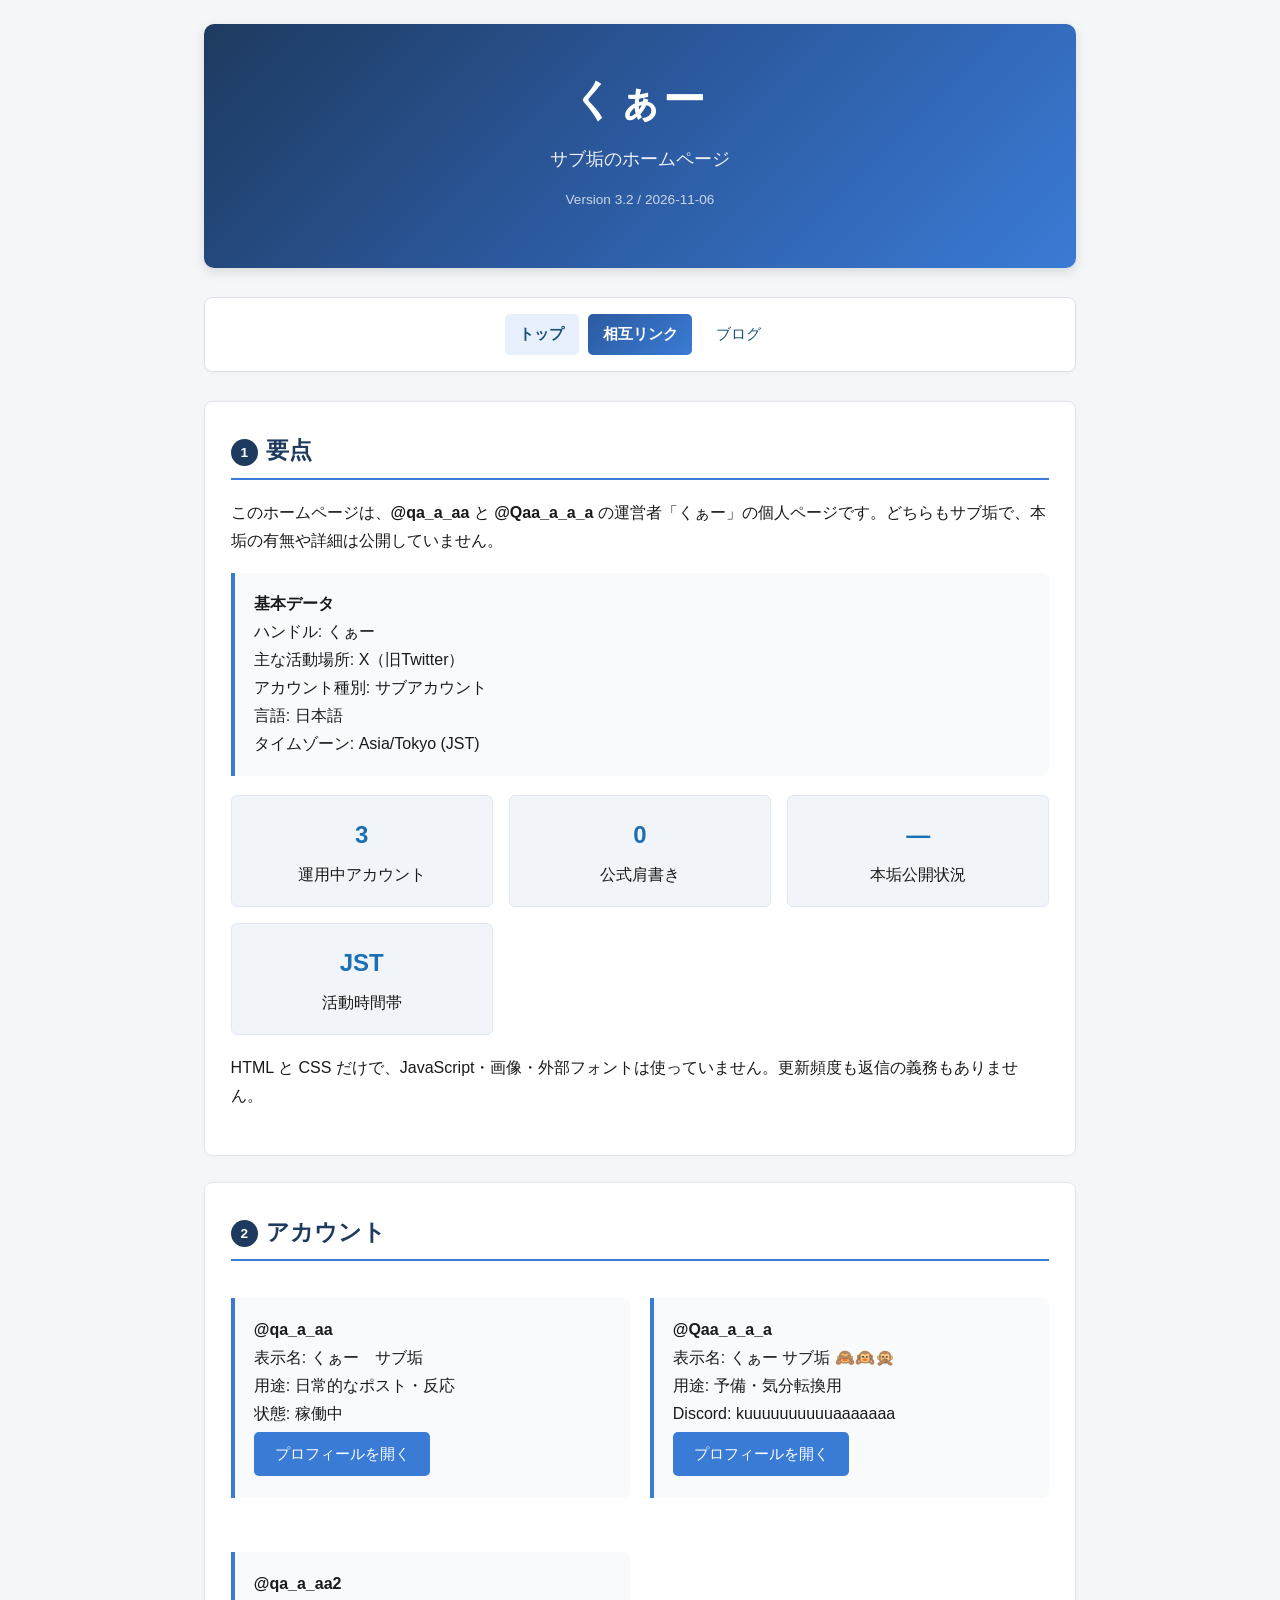
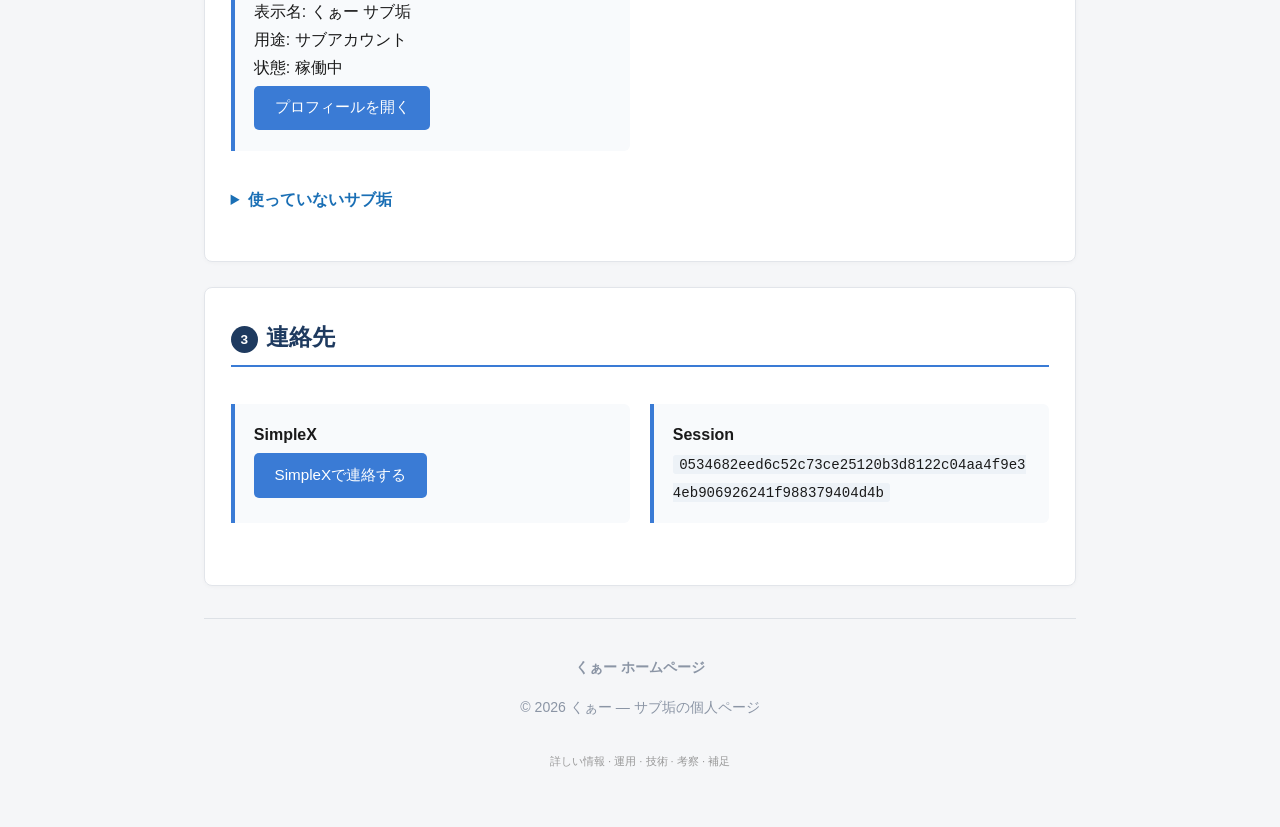
<file: index.html>
<!DOCTYPE html>
<html lang="ja">
<head>
<meta charset="utf-8">
<meta name="viewport" content="width=device-width,initial-scale=1">
<title>くぁー 公式ホームページ / kubobeem.tech</title>
<meta name="description" content="サブ垢「くぁー」の個人ページ。プロフィール、運用方針、FAQ、読み物。">
<meta property="og:type" content="website">
<meta property="og:title" content="くぁー 公式ホームページ">
<meta property="og:description" content="サブ垢「くぁー」の個人ページ。プロフィール、運用方針、FAQ、読み物。">
<meta property="og:url" content="https://kubobeem.f5.si/">
<meta property="og:image" content="https://kuboes.ninja/og.png">
<meta property="og:image:width" content="1200">
<meta property="og:image:height" content="630">
<meta name="twitter:card" content="summary_large_image">
<meta name="twitter:title" content="くぁー 公式ホームページ">
<meta name="twitter:description" content="サブ垢「くぁー」の個人ページ。プロフィール、運用方針、FAQ、読み物。">
<meta name="twitter:image" content="https://kuboes.ninja/og.png">
<link rel="icon" href="https://kubobeem.f5.si/favicon.ico" sizes="any">
<link rel="icon" type="image/png" href="https://kubobeem.f5.si/favicon.png">
<link rel="apple-touch-icon" href="https://kubobeem.f5.si/apple-touch-icon.png">
<link rel="alternate" type="application/rss+xml" title="くぁー 公式ホームページ" href="/feed.xml">
<link rel="stylesheet" href="style.css?v=5">
</head>
<body>

<header id="top">
<h1>くぁー</h1>
<p class="subtitle">サブ垢のホームページ</p>
<p class="version">Version 3.2 / 2026-11-06</p>
</header>

<nav>
<a href="index.html" aria-current="page"><strong>トップ</strong></a>
<a href="links.html" style="background:linear-gradient(135deg,#2c5aa0,#3a7bd5);color:#fff;font-weight:700">相互リンク</a>
<a href="https://kubobeem.tech/">ブログ</a>
</nav>

<section id="profile">
<h2><span class="section-num">1</span>要点</h2>

<p>このホームページは、<strong>@qa_a_aa</strong> と <strong>@Qaa_a_a_a</strong> の運営者「くぁー」の個人ページです。どちらもサブ垢で、本垢の有無や詳細は公開していません。</p>

<div class="card">
<strong>基本データ</strong><br>
ハンドル: くぁー<br>
主な活動場所: X（旧Twitter）<br>
アカウント種別: サブアカウント<br>
言語: 日本語<br>
タイムゾーン: Asia/Tokyo (JST)
</div>

<div class="grid">
<div class="grid-item"><strong>3</strong>運用中アカウント</div>
<div class="grid-item"><strong>0</strong>公式肩書き</div>
<div class="grid-item"><strong>—</strong>本垢公開状況</div>
<div class="grid-item"><strong>JST</strong>活動時間帯</div>
</div>

<p>HTML と CSS だけで、JavaScript・画像・外部フォントは使っていません。更新頻度も返信の義務もありません。</p>
</section>

<section id="accounts">
<h2><span class="section-num">2</span>アカウント</h2>

<div class="two-col">
<div class="card">
<strong>@qa_a_aa</strong><br>
表示名: くぁー　サブ垢<br>
用途: 日常的なポスト・反応<br>
状態: 稼働中<br>
<a href="https://x.com/qa_a_aa" class="btn">プロフィールを開く</a>
</div>
<div class="card">
<strong>@Qaa_a_a_a</strong><br>
表示名: くぁー サブ垢 🙈🙉🙊<br>
用途: 予備・気分転換用<br>
Discord: kuuuuuuuuuuaaaaaaa<br>
<a href="https://x.com/Qaa_a_a_a" class="btn">プロフィールを開く</a>
</div>
<div class="card">
<strong>@qa_a_aa2</strong><br>
表示名: くぁー サブ垢<br>
用途: サブアカウント<br>
状態: 稼働中<br>
<a href="https://x.com/qa_a_aa2" class="btn">プロフィールを開く</a>
</div>
</div>

<details>
<summary>使っていないサブ垢</summary>
<div class="two-col">
<div class="card">
<strong>@qa_a_aa3</strong><br>
状態: 未使用<br>
<a href="https://x.com/qa_a_aa3" class="btn">プロフィールを開く</a>
</div>
<div class="card">
<strong>@qa_a_aa4</strong><br>
状態: 未使用<br>
<a href="https://x.com/qa_a_aa4" class="btn">プロフィールを開く</a>
</div>
<div class="card">
<strong>@qa_a_aa6</strong><br>
状態: 未使用（凍結）<br>
<a href="https://x.com/qa_a_aa6" class="btn">プロフィールを開く</a>
</div>
</div>
</details>

</section>

<section id="contact">
<h2><span class="section-num">3</span>連絡先</h2>

<div class="two-col">
<div class="card">
<strong>SimpleX</strong><br>
<a href="https://smp11.simplex.im/a#WwuQIlTf_T4Cpzh3sHNFY00VuAzZKMMy-DINXXAkZrw" class="btn">SimpleXで連絡する</a>
</div>
<div class="card">
<strong>Session</strong><br>
<code style="word-break:break-all">0534682eed6c52c73ce25120b3d8122c04aa4f9e34eb906926241f988379404d4b</code>
</div>
</div>

</section>




<footer>
<p><strong>くぁー ホームページ</strong></p>
<p>© 2026 くぁー — サブ垢の個人ページ</p>
<p style="font-size:.7rem;color:#999;margin-top:2rem"><a href="about.html" style="color:#999">詳しい情報</a> · <a href="policy.html" style="color:#999">運用</a> · <a href="tech.html" style="color:#999">技術</a> · <a href="notes.html" style="color:#999">考察</a> · <a href="appendix.html" style="color:#999">補足</a></p>
</footer>
</body>
</html>
</file>
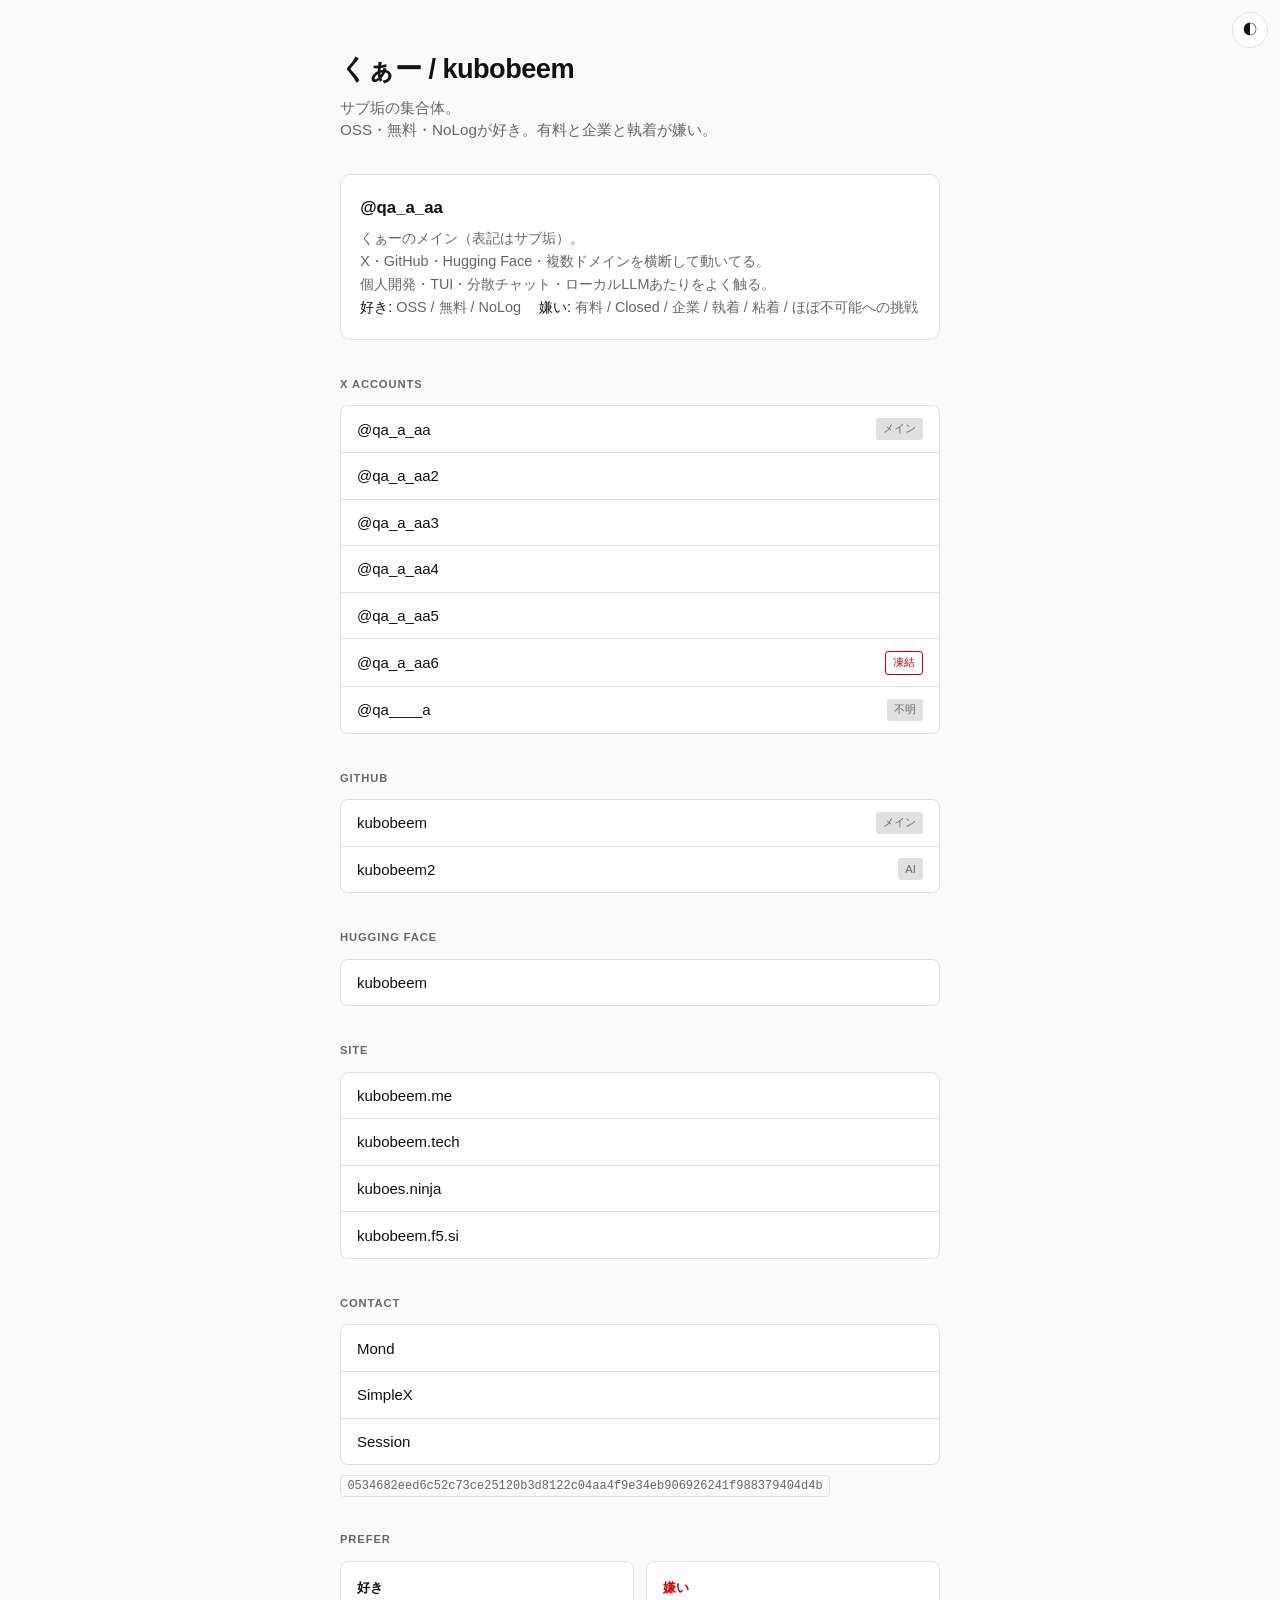
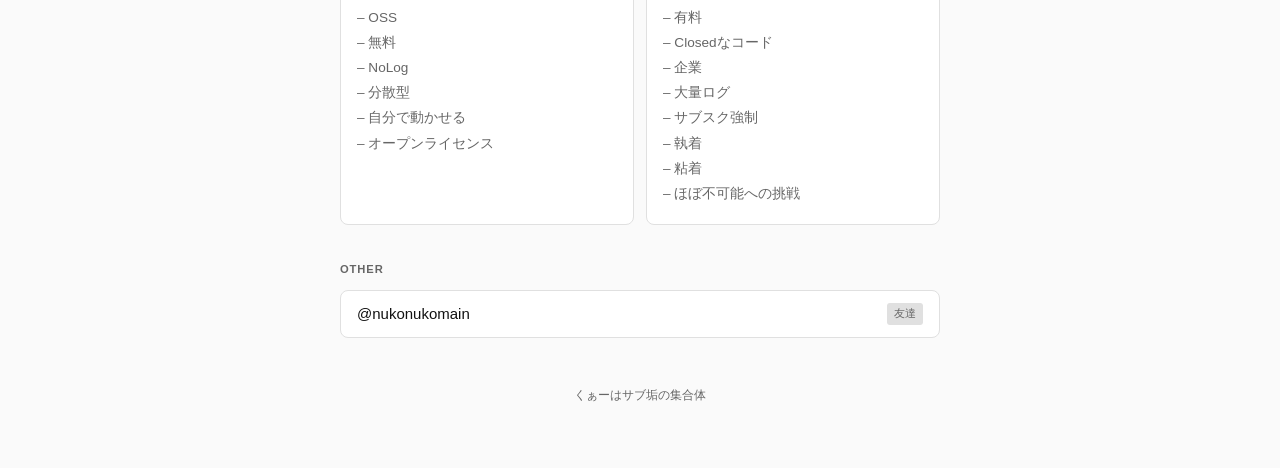
<file: me/index.html>
<!DOCTYPE html>
<html lang="ja">
<head>
  <meta charset="UTF-8">
  <meta name="viewport" content="width=device-width, initial-scale=1.0">
  <title>くぁー / kubobeem</title>
  <style>
    :root {
      --bg: #0a0a0a;
      --text: #e8e8e8;
      --muted: #777;
      --border: #222;
      --accent: #e11;
      --card: #141414;
      --hover: #1c1c1c;
    }

    @media (prefers-color-scheme: light) {
      :root:not([data-theme="dark"]) {
        --bg: #fafafa;
        --text: #111;
        --muted: #666;
        --border: #e0e0e0;
        --accent: #c00;
        --card: #fff;
        --hover: #f5f5f5;
      }
    }

    [data-theme="light"] {
      --bg: #fafafa;
      --text: #111;
      --muted: #666;
      --border: #e0e0e0;
      --accent: #c00;
      --card: #fff;
      --hover: #f5f5f5;
    }

    [data-theme="dark"] {
      --bg: #0a0a0a;
      --text: #e8e8e8;
      --muted: #777;
      --border: #222;
      --accent: #e11;
      --card: #141414;
      --hover: #1c1c1c;
    }

    * { margin: 0; padding: 0; box-sizing: border-box; }

    body {
      font-family: "SF Pro Text", -apple-system, BlinkMacSystemFont, "Segoe UI", "Hiragino Sans", "Noto Sans JP", sans-serif;
      background: var(--bg);
      color: var(--text);
      line-height: 1.55;
      padding: 3rem 1.25rem 4rem;
      max-width: 640px;
      margin: 0 auto;
      font-size: 15px;
      transition: background .15s, color .15s;
    }

    .theme-btn {
      position: fixed;
      top: 12px;
      right: 12px;
      width: 36px;
      height: 36px;
      border: 1px solid var(--border);
      background: var(--card);
      color: var(--text);
      font-size: 14px;
      cursor: pointer;
      border-radius: 50%;
      display: flex;
      align-items: center;
      justify-content: center;
      z-index: 10;
    }
    .theme-btn:hover { border-color: var(--accent); }

    header { margin-bottom: 2rem; }
    h1 {
      font-size: 1.7rem;
      font-weight: 700;
      letter-spacing: -0.02em;
      margin-bottom: 0.4rem;
    }
    .tagline {
      color: var(--muted);
      font-size: 0.95rem;
      line-height: 1.5;
    }

    .main-card {
      border: 1px solid var(--border);
      border-radius: 10px;
      background: var(--card);
      padding: 1.25rem 1.2rem;
      margin-bottom: 2.25rem;
    }
    .main-card .handle {
      font-size: 1.05rem;
      font-weight: 600;
      margin-bottom: 0.35rem;
    }
    .main-card .handle a {
      color: var(--text);
      text-decoration: none;
    }
    .main-card .handle a:hover { color: var(--accent); }
    .main-card .desc {
      color: var(--muted);
      font-size: 0.9rem;
      line-height: 1.6;
    }
    .main-card .desc strong {
      color: var(--text);
      font-weight: 500;
    }

    section { margin-bottom: 2.25rem; }
    h2 {
      font-size: 0.7rem;
      font-weight: 600;
      letter-spacing: 0.08em;
      text-transform: uppercase;
      color: var(--muted);
      margin-bottom: 0.75rem;
    }

    .list {
      border: 1px solid var(--border);
      border-radius: 8px;
      overflow: hidden;
      background: var(--card);
    }
    .row {
      display: flex;
      align-items: center;
      justify-content: space-between;
      padding: 0.7rem 1rem;
      border-bottom: 1px solid var(--border);
      text-decoration: none;
      color: var(--text);
      transition: background .1s;
    }
    .row:last-child { border-bottom: none; }
    .row:hover { background: var(--hover); }
    .row .name { font-weight: 500; }
    .badge {
      font-size: 0.7rem;
      padding: 0.15rem 0.45rem;
      border-radius: 3px;
      background: var(--border);
      color: var(--muted);
      font-weight: 500;
    }
    .badge.red {
      background: transparent;
      color: var(--accent);
      border: 1px solid var(--accent);
    }

    .pref {
      display: grid;
      grid-template-columns: 1fr 1fr;
      gap: 0.75rem;
    }
    @media (max-width: 480px) {
      .pref { grid-template-columns: 1fr; }
    }
    .pref-box {
      border: 1px solid var(--border);
      border-radius: 8px;
      padding: 1rem;
      background: var(--card);
    }
    .pref-box h3 {
      font-size: 0.8rem;
      font-weight: 600;
      margin-bottom: 0.6rem;
    }
    .pref-box.hate h3 { color: var(--accent); }
    .pref-box ul {
      list-style: none;
      font-size: 0.85rem;
      color: var(--muted);
    }
    .pref-box li { margin-bottom: 0.25rem; }
    .pref-box li::before { content: "– "; }

    code {
      font-family: ui-monospace, "SF Mono", Menlo, monospace;
      font-size: 0.75rem;
      background: var(--bg);
      padding: 0.2rem 0.4rem;
      border-radius: 4px;
      border: 1px solid var(--border);
      word-break: break-all;
    }

    footer {
      margin-top: 3rem;
      text-align: center;
      font-size: 0.75rem;
      color: var(--muted);
    }
  </style>
</head>
<body>
  <button class="theme-btn" onclick="toggleTheme()" title="テーマ切替">◐</button>

  <header>
    <h1>くぁー / kubobeem</h1>
    <p class="tagline">サブ垢の集合体。<br>OSS・無料・NoLogが好き。有料と企業と執着が嫌い。</p>
  </header>

  <div class="main-card">
    <div class="handle"><a href="https://x.com/qa_a_aa" target="_blank">@qa_a_aa</a></div>
    <p class="desc">
      くぁーのメイン（表記はサブ垢）。<br>
      X・GitHub・Hugging Face・複数ドメインを横断して動いてる。<br>
      個人開発・TUI・分散チャット・ローカルLLMあたりをよく触る。<br>
      <strong>好き:</strong> OSS / 無料 / NoLog　
      <strong>嫌い:</strong> 有料 / Closed / 企業 / 執着 / 粘着 / ほぼ不可能への挑戦
    </p>
  </div>

  <section>
    <h2>X Accounts</h2>
    <div class="list">
      <a class="row" href="https://x.com/qa_a_aa" target="_blank">
        <span class="name">@qa_a_aa</span>
        <span class="badge">メイン</span>
      </a>
      <a class="row" href="https://x.com/qa_a_aa2" target="_blank">
        <span class="name">@qa_a_aa2</span>
      </a>
      <a class="row" href="https://x.com/qa_a_aa3" target="_blank">
        <span class="name">@qa_a_aa3</span>
      </a>
      <a class="row" href="https://x.com/qa_a_aa4" target="_blank">
        <span class="name">@qa_a_aa4</span>
      </a>
      <a class="row" href="https://x.com/qa_a_aa5" target="_blank">
        <span class="name">@qa_a_aa5</span>
      </a>
      <a class="row" href="https://x.com/qa_a_aa6" target="_blank">
        <span class="name">@qa_a_aa6</span>
        <span class="badge red">凍結</span>
      </a>
      <a class="row" href="https://x.com/qa____a" target="_blank">
        <span class="name">@qa____a</span>
        <span class="badge">不明</span>
      </a>
    </div>
  </section>

  <section>
    <h2>GitHub</h2>
    <div class="list">
      <a class="row" href="https://github.com/kubobeem" target="_blank">
        <span class="name">kubobeem</span>
        <span class="badge">メイン</span>
      </a>
      <a class="row" href="https://github.com/kubobeem2" target="_blank">
        <span class="name">kubobeem2</span>
        <span class="badge">AI</span>
      </a>
    </div>
  </section>

  <section>
    <h2>Hugging Face</h2>
    <div class="list">
      <a class="row" href="https://huggingface.co/kubobeem" target="_blank">
        <span class="name">kubobeem</span>
      </a>
    </div>
  </section>

  <section>
    <h2>Site</h2>
    <div class="list">
      <a class="row" href="https://kubobeem.f5.si" target="_blank">
        <span class="name">kubobeem.me</span>
      </a>
      <a class="row" href="https://kubobeem.tech" target="_blank">
        <span class="name">kubobeem.tech</span>
      </a>
      <a class="row" href="https://kuboes.ninja" target="_blank">
        <span class="name">kuboes.ninja</span>
      </a>
      <a class="row" href="https://kubobeem.f5.si" target="_blank">
        <span class="name">kubobeem.f5.si</span>
      </a>
    </div>
  </section>

  <section>
    <h2>Contact</h2>
    <div class="list">
      <a class="row" href="https://mond.how/qa_a_aa2" target="_blank">
        <span class="name">Mond</span>
      </a>
      <a class="row" href="https://smp11.simplex.im/a#WwuQIlTf_T4Cpzh3sHNFY00VuAzZKMMy-DINXXAkZrw" target="_blank">
        <span class="name">SimpleX</span>
      </a>
      <div class="row" style="cursor:default">
        <span class="name">Session</span>
      </div>
    </div>
    <p style="margin-top:0.6rem;font-size:0.8rem;color:var(--muted)">
      <code>0534682eed6c52c73ce25120b3d8122c04aa4f9e34eb906926241f988379404d4b</code>
    </p>
  </section>

  <section>
    <h2>Prefer</h2>
    <div class="pref">
      <div class="pref-box">
        <h3>好き</h3>
        <ul>
          <li>OSS</li>
          <li>無料</li>
          <li>NoLog</li>
          <li>分散型</li>
          <li>自分で動かせる</li>
          <li>オープンライセンス</li>
        </ul>
      </div>
      <div class="pref-box hate">
        <h3>嫌い</h3>
        <ul>
          <li>有料</li>
          <li>Closedなコード</li>
          <li>企業</li>
          <li>大量ログ</li>
          <li>サブスク強制</li>
          <li>執着</li>
          <li>粘着</li>
          <li>ほぼ不可能への挑戦</li>
        </ul>
      </div>
    </div>
  </section>

  <section>
    <h2>Other</h2>
    <div class="list">
      <a class="row" href="https://x.com/nukonukomain" target="_blank">
        <span class="name">@nukonukomain</span>
        <span class="badge">友達</span>
      </a>
    </div>
  </section>

  <footer>くぁーはサブ垢の集合体</footer>

  <script>
    function toggleTheme() {
      const html = document.documentElement;
      const cur = html.getAttribute('data-theme');
      if (cur === 'dark') {
        html.setAttribute('data-theme', 'light');
        localStorage.setItem('theme', 'light');
      } else if (cur === 'light') {
        html.setAttribute('data-theme', 'dark');
        localStorage.setItem('theme', 'dark');
      } else {
        const dark = window.matchMedia('(prefers-color-scheme: dark)').matches;
        html.setAttribute('data-theme', dark ? 'light' : 'dark');
        localStorage.setItem('theme', dark ? 'light' : 'dark');
      }
    }
    (function () {
      const s = localStorage.getItem('theme');
      if (s) document.documentElement.setAttribute('data-theme', s);
    })();
  </script>
</body>
</html>
</file>
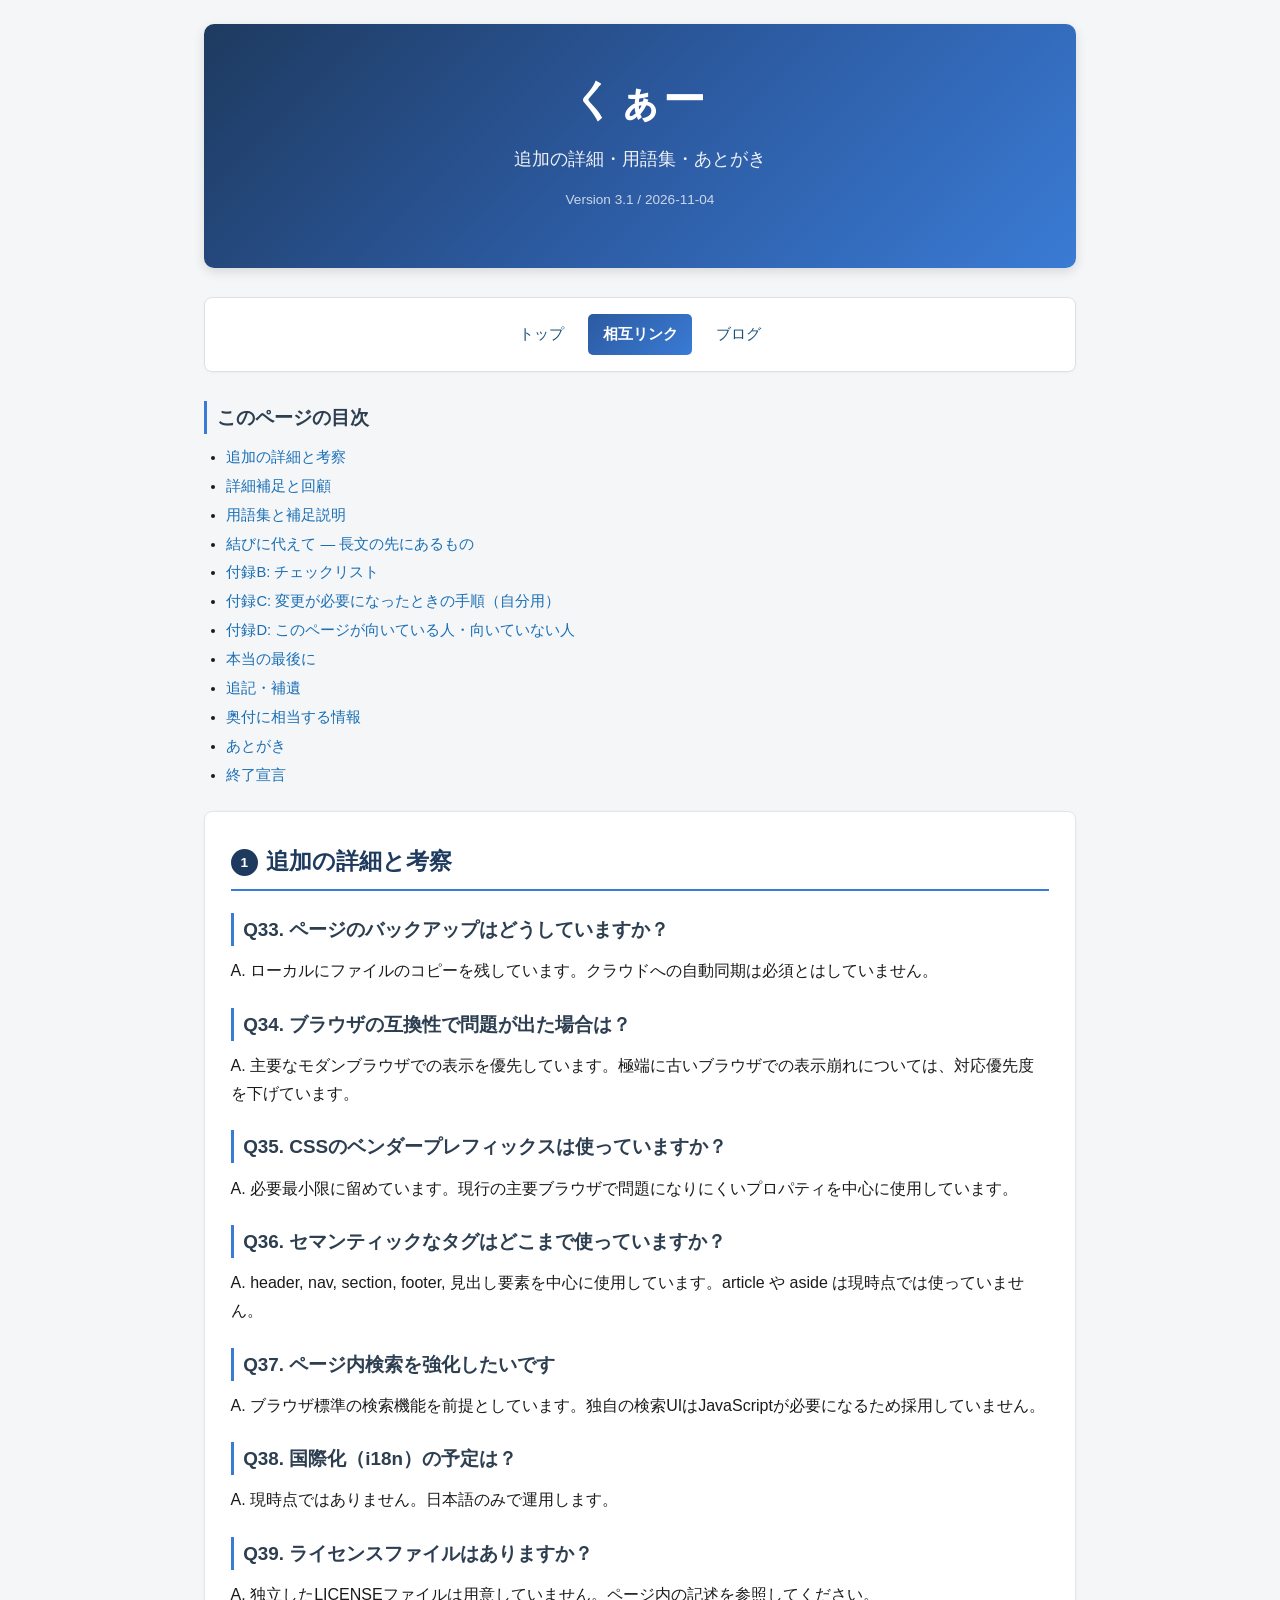
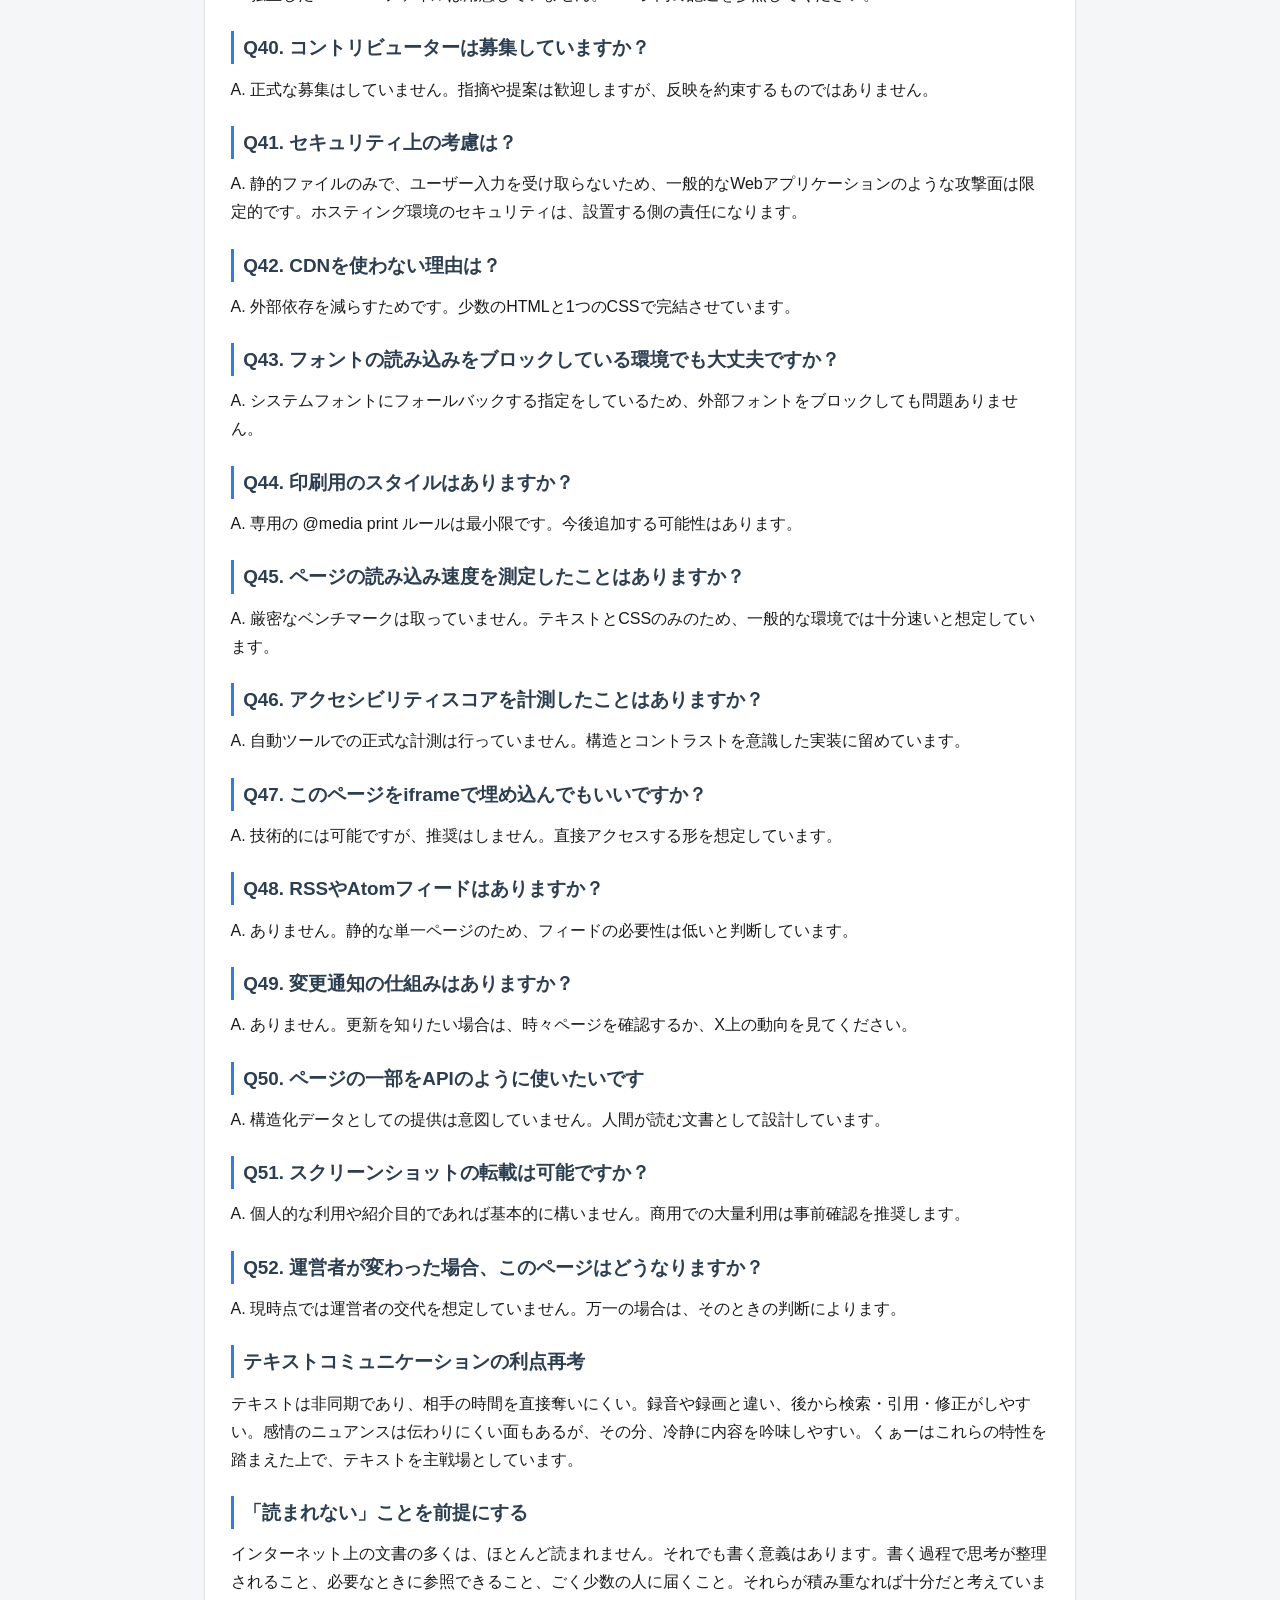
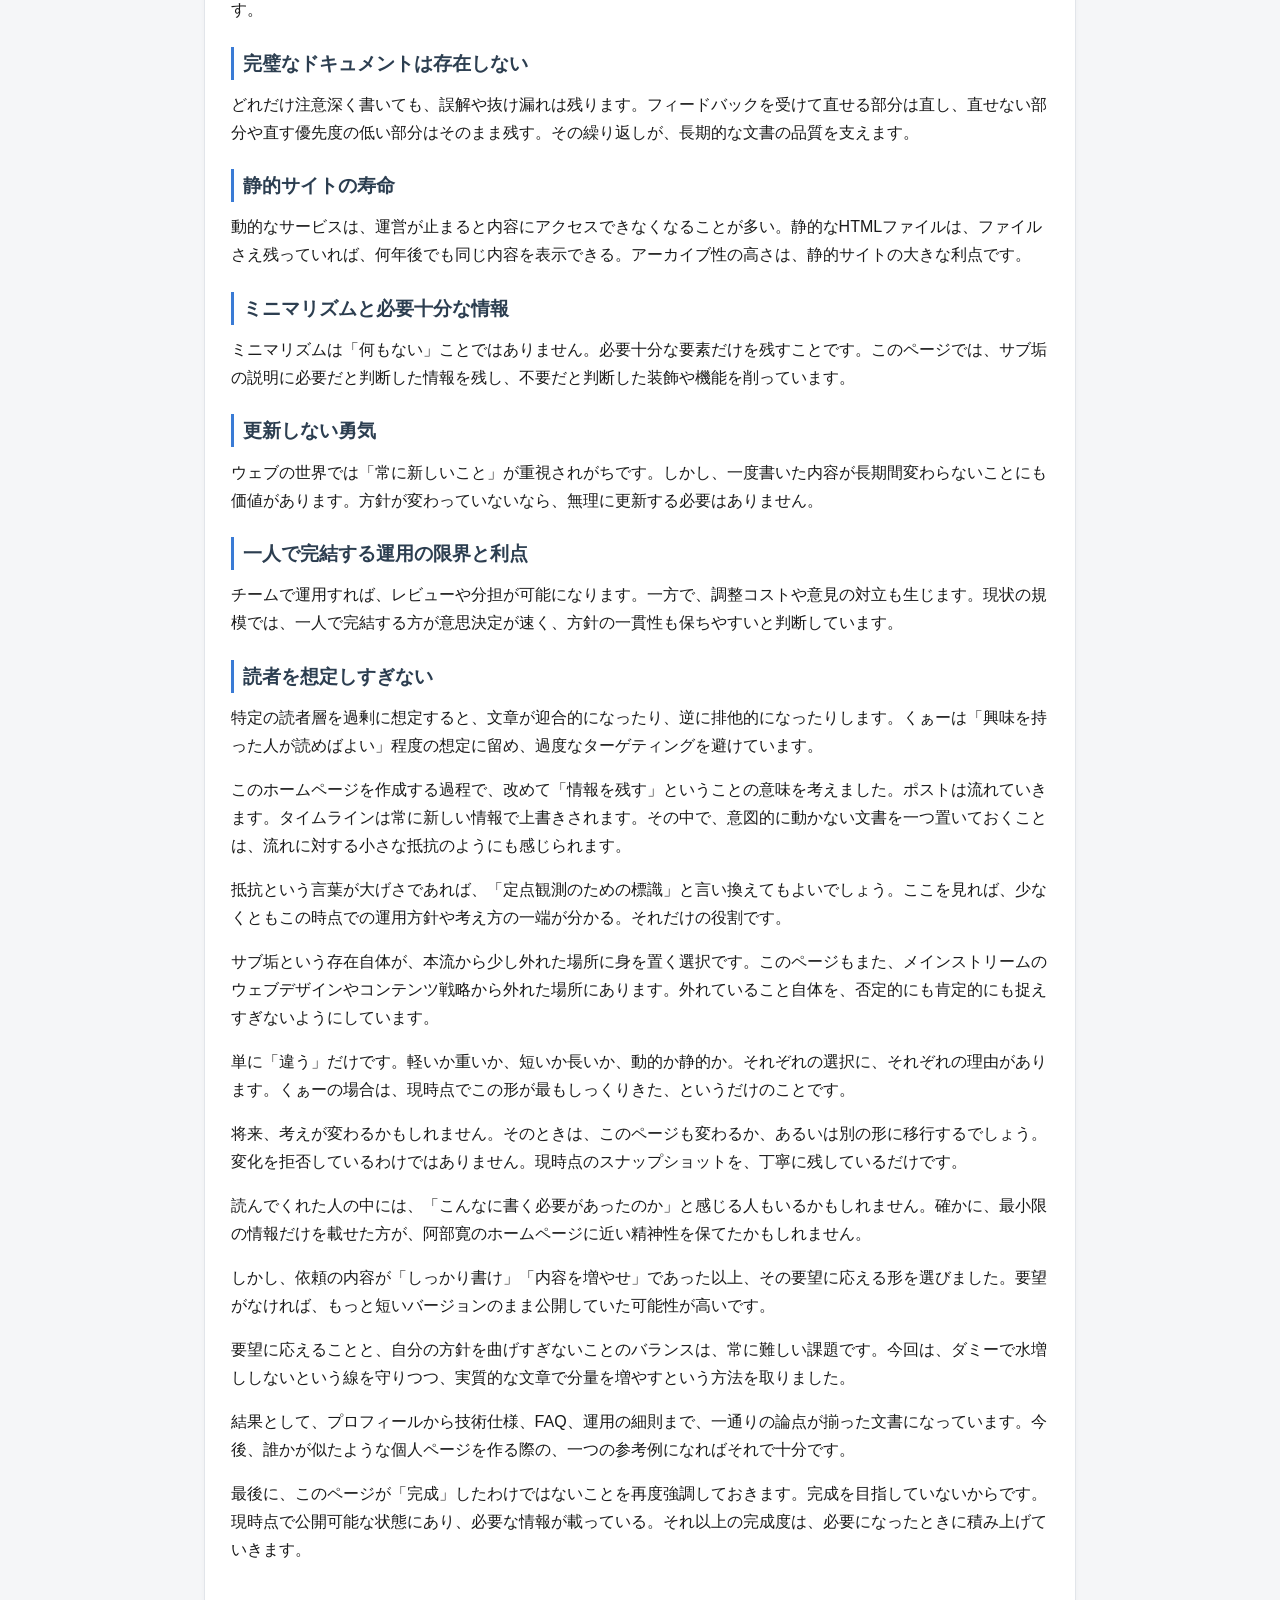
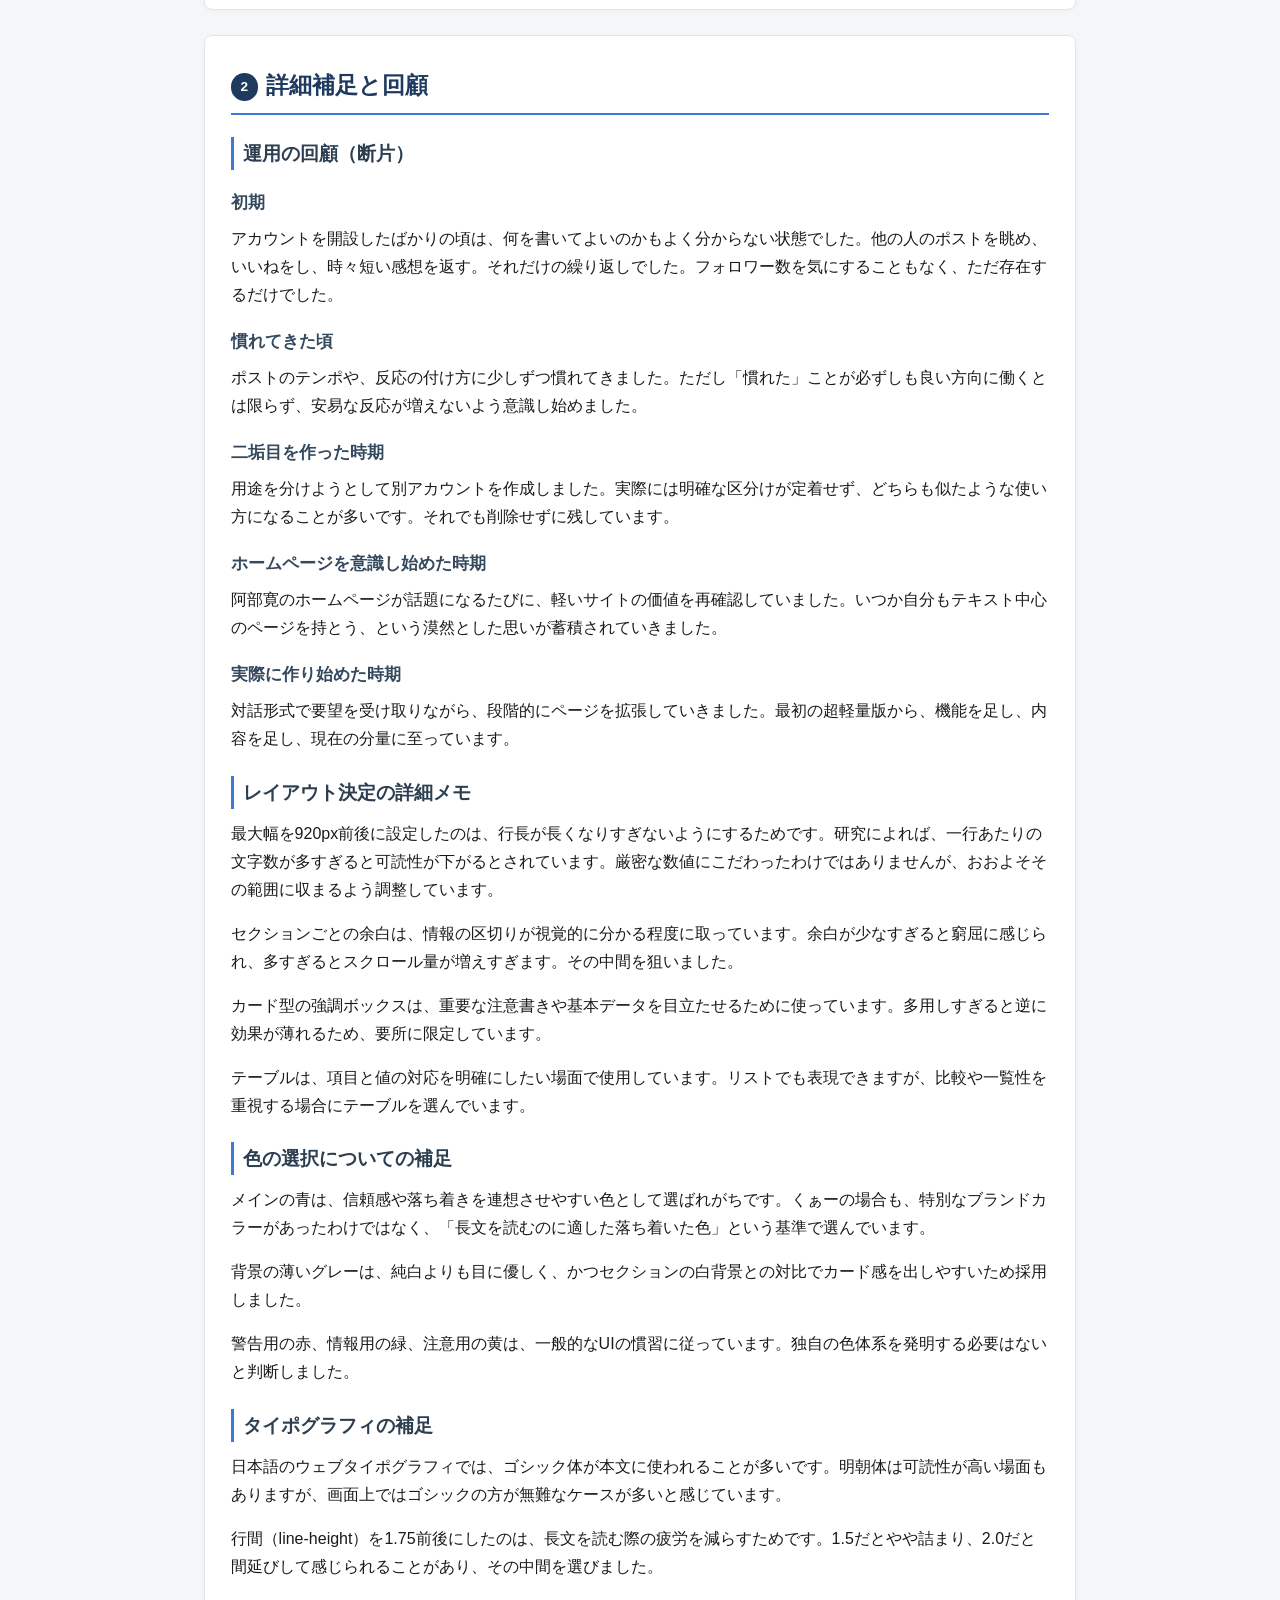
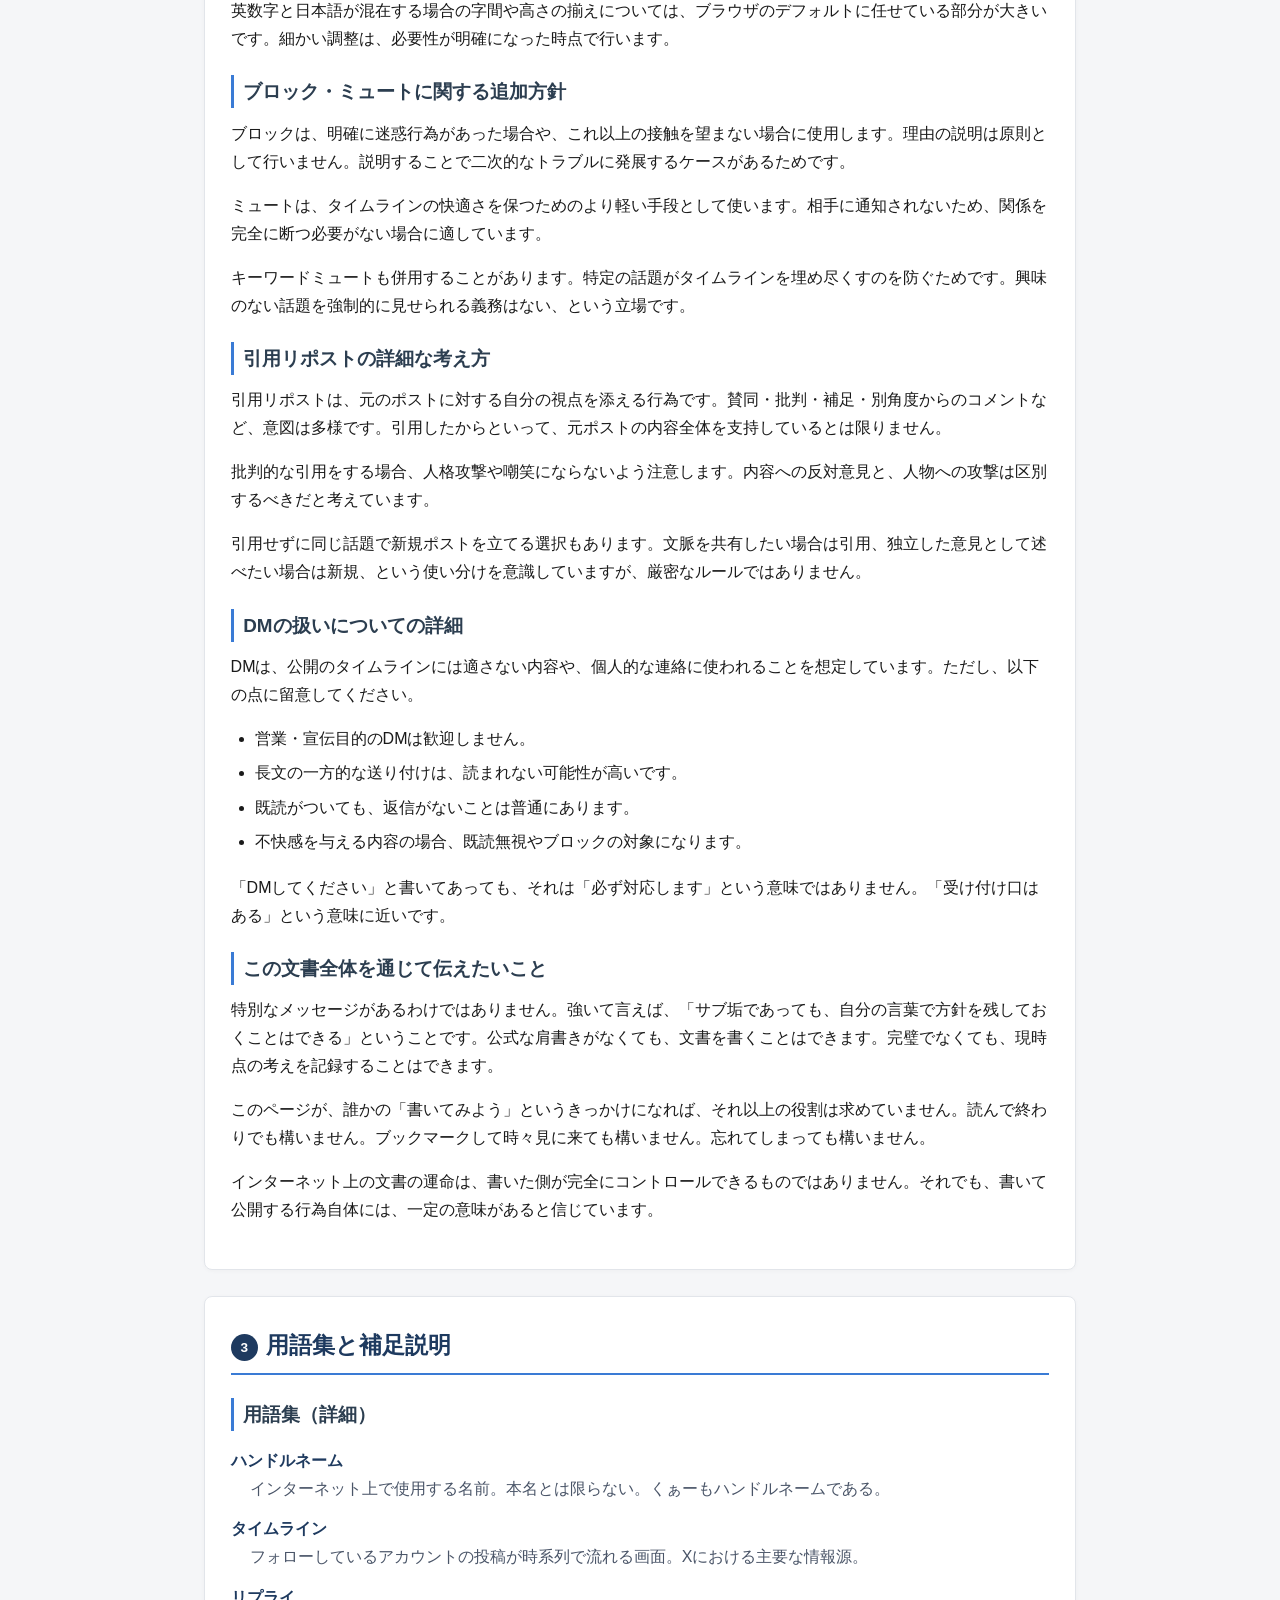
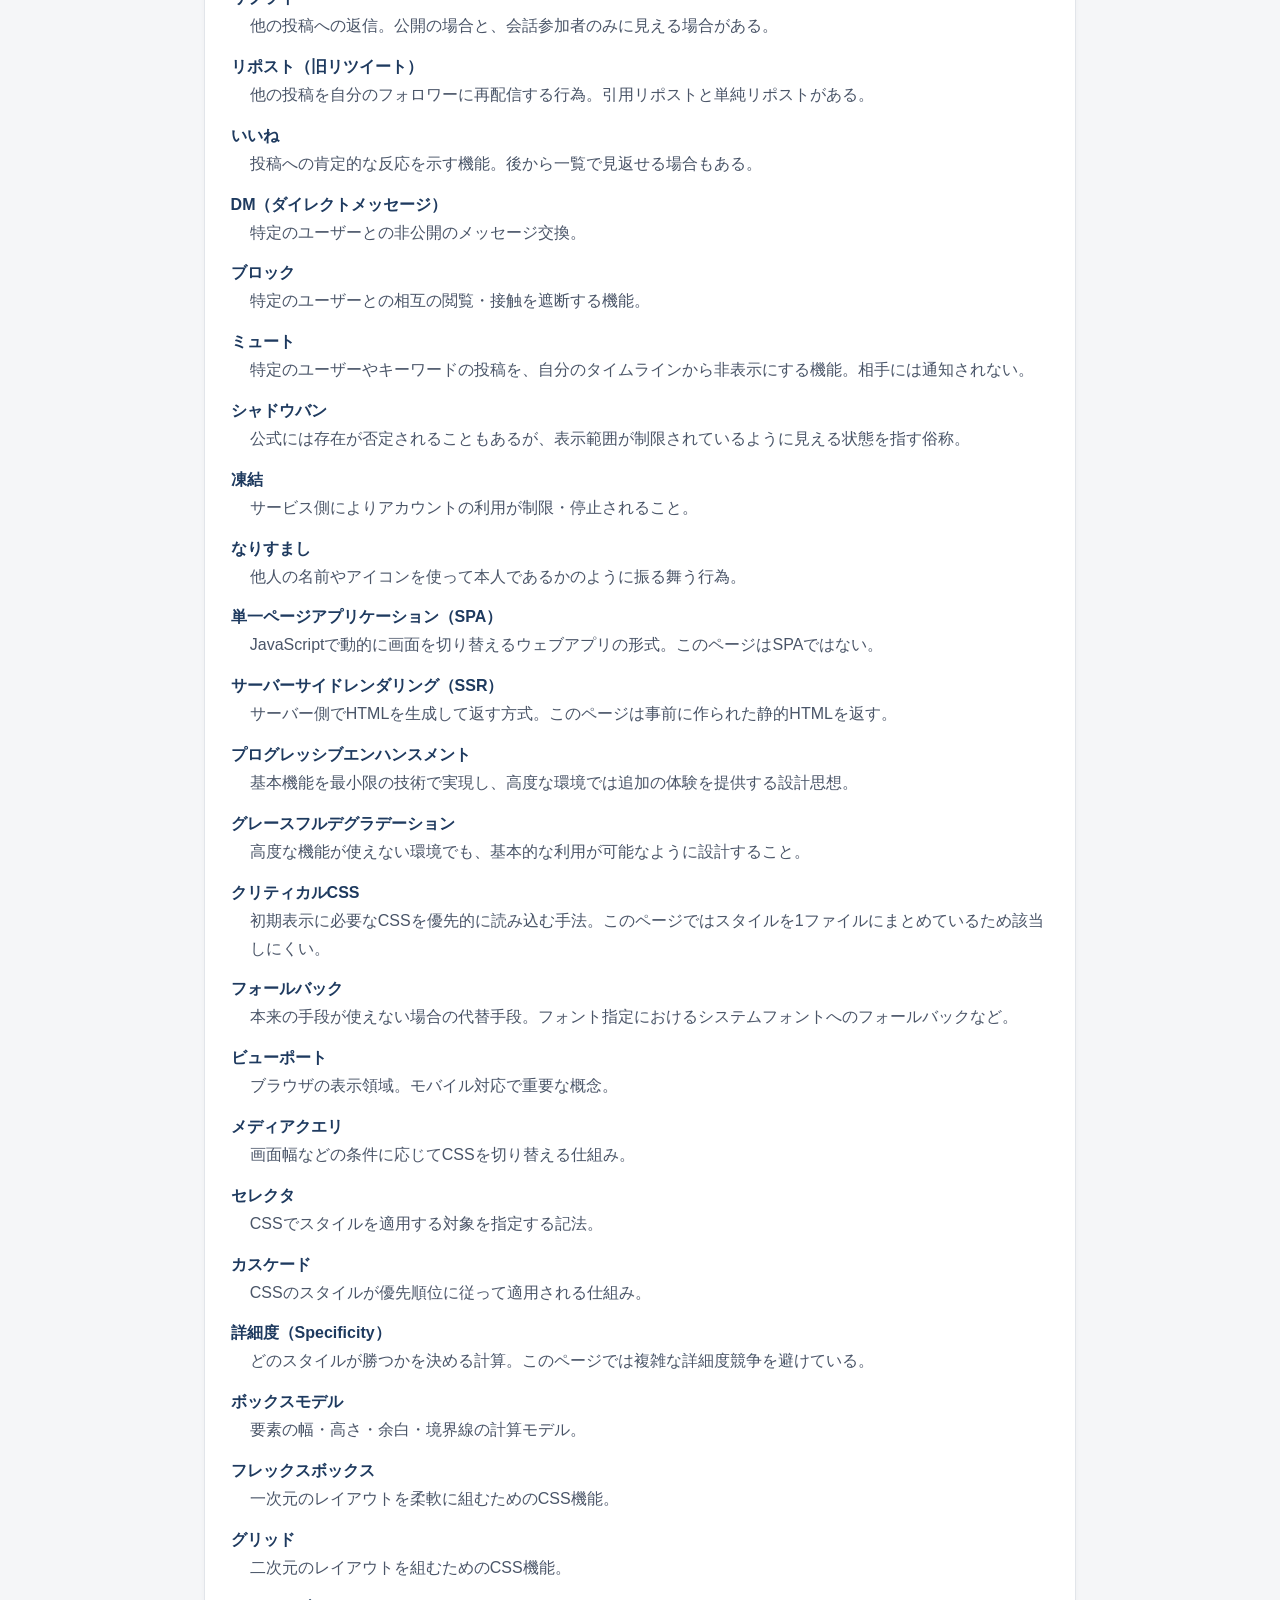
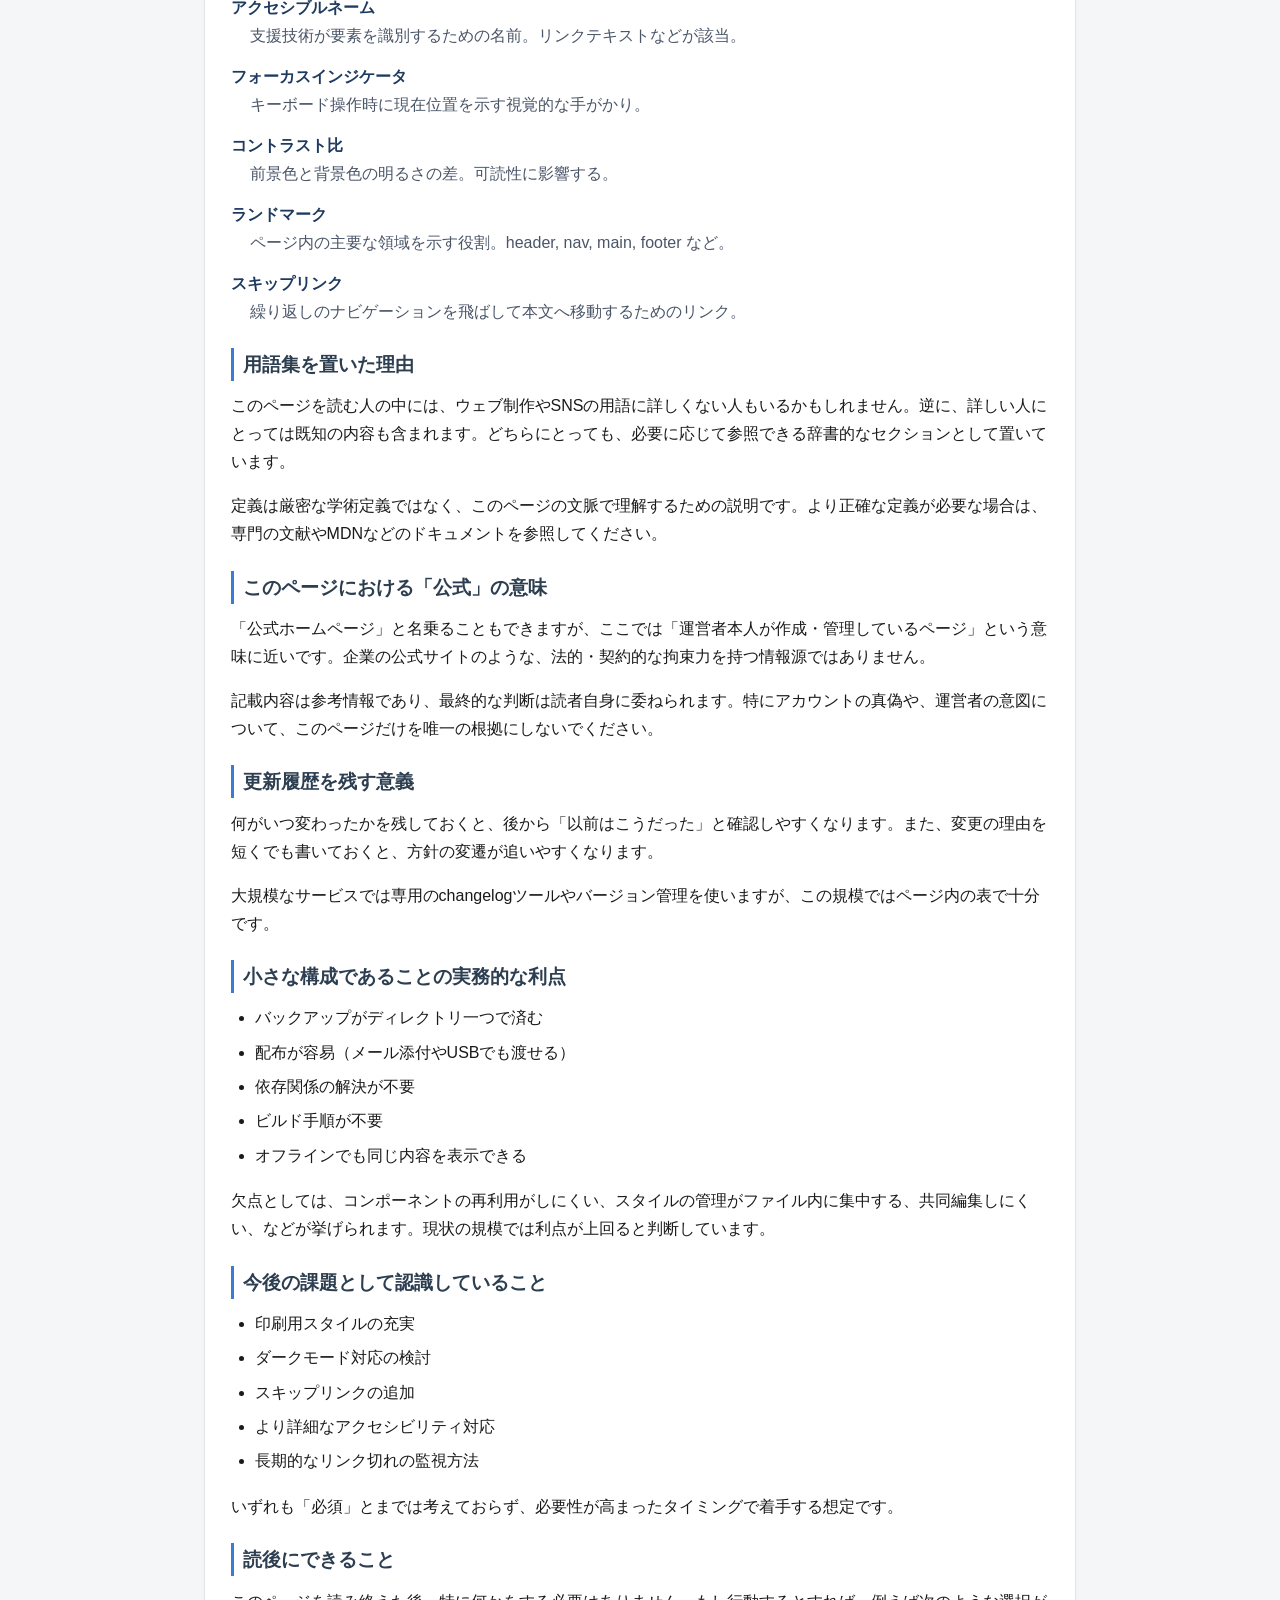
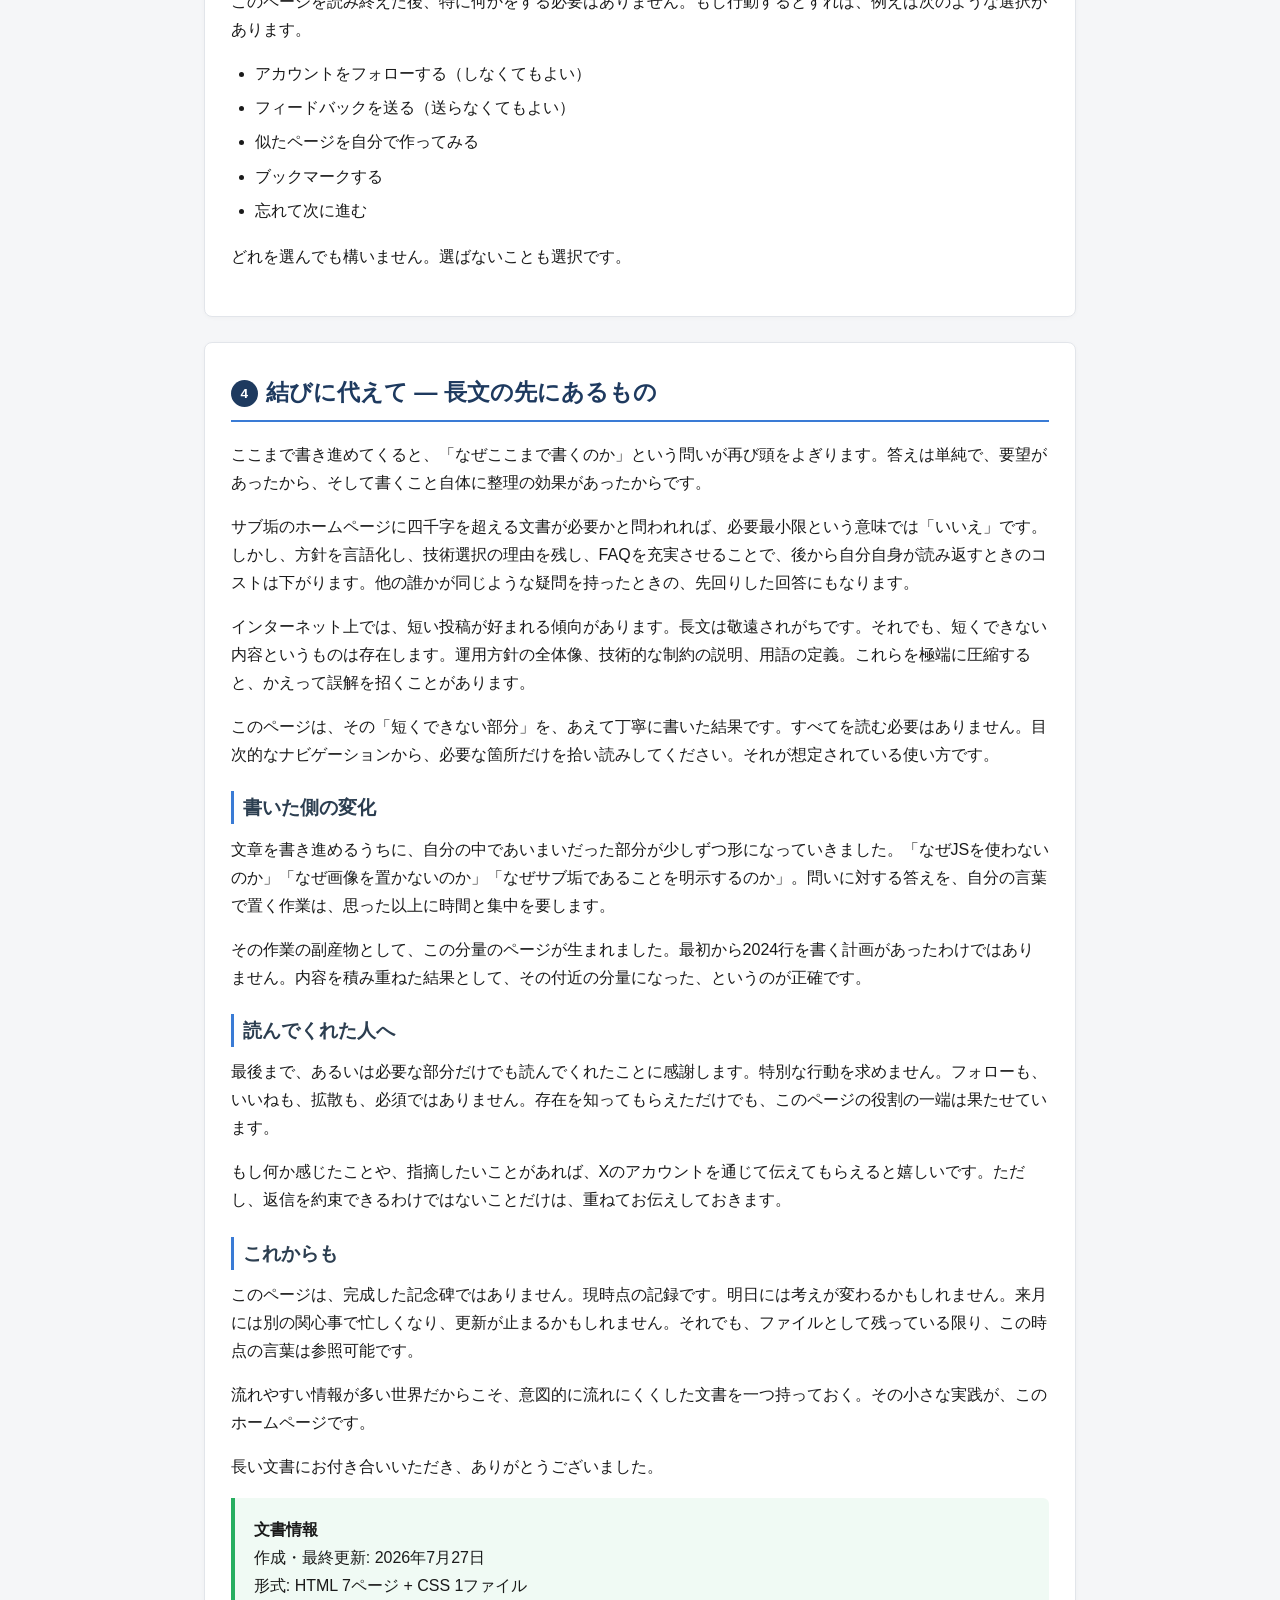
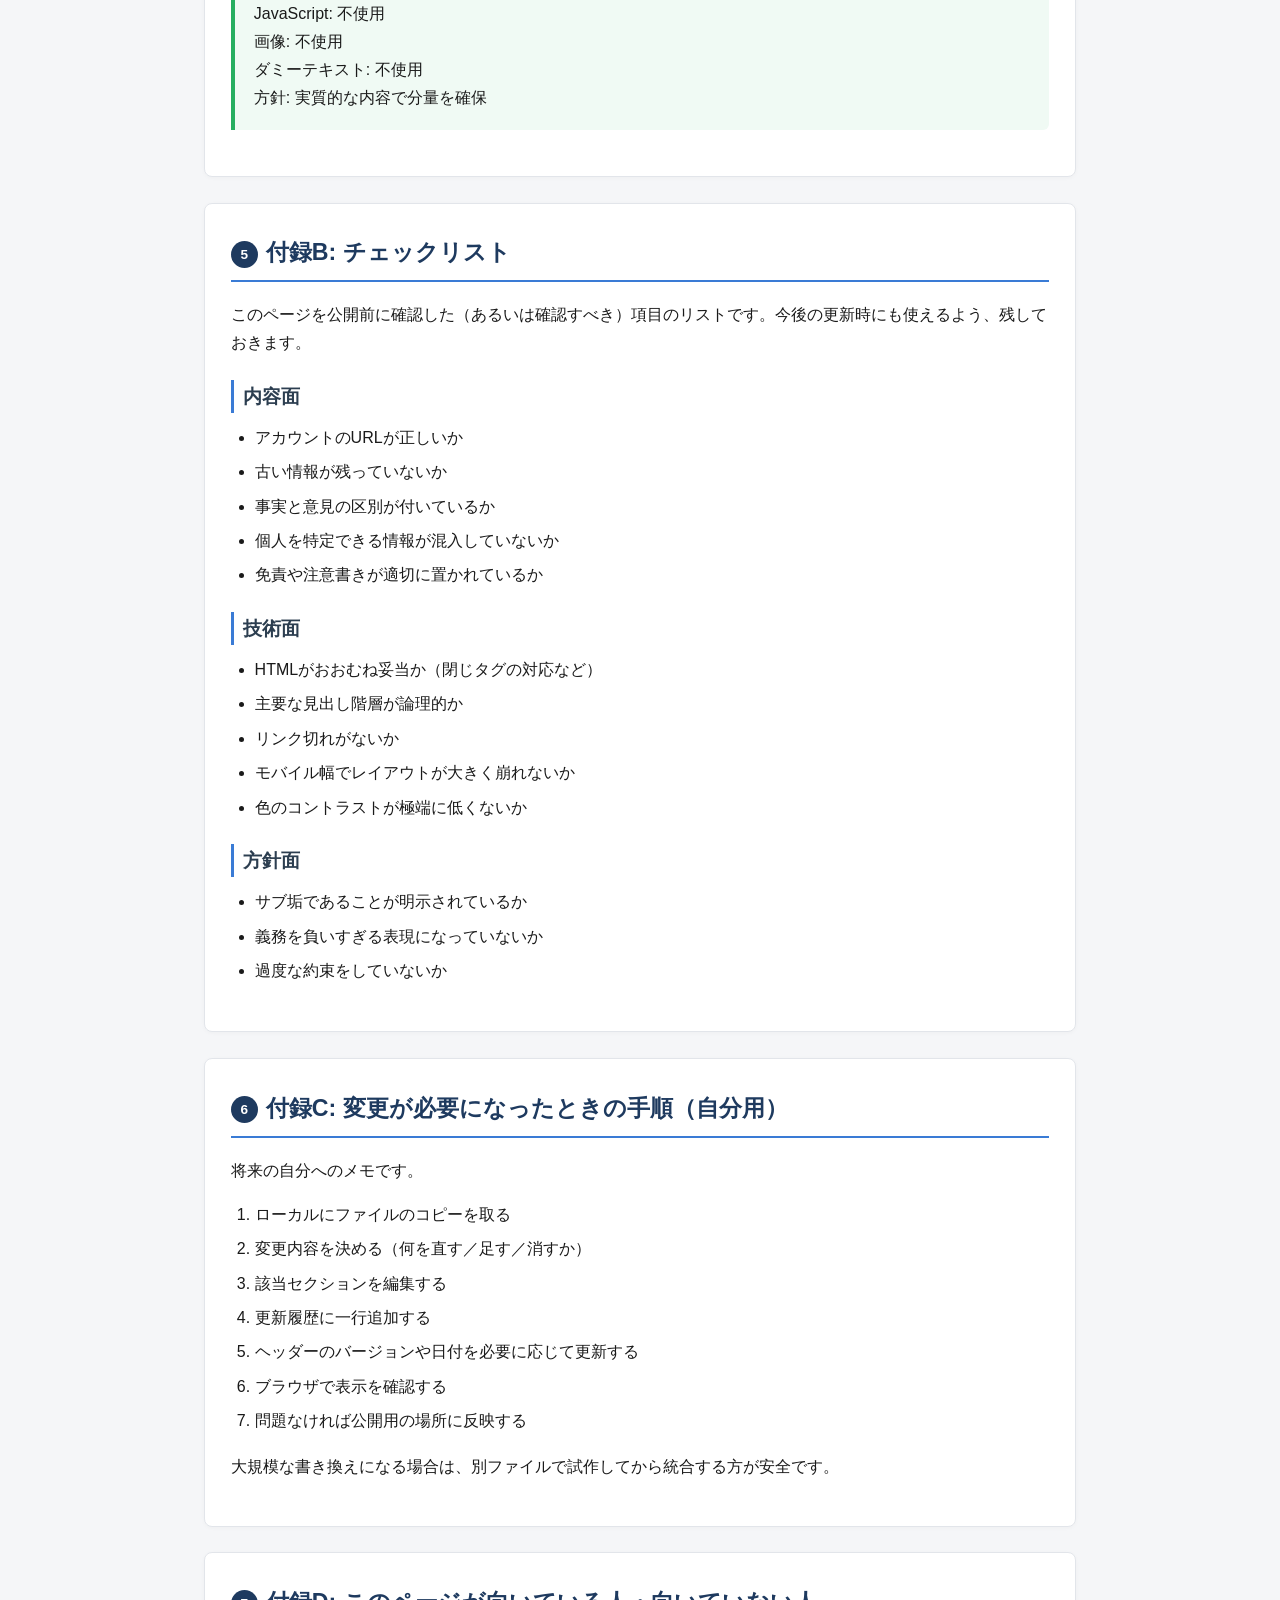
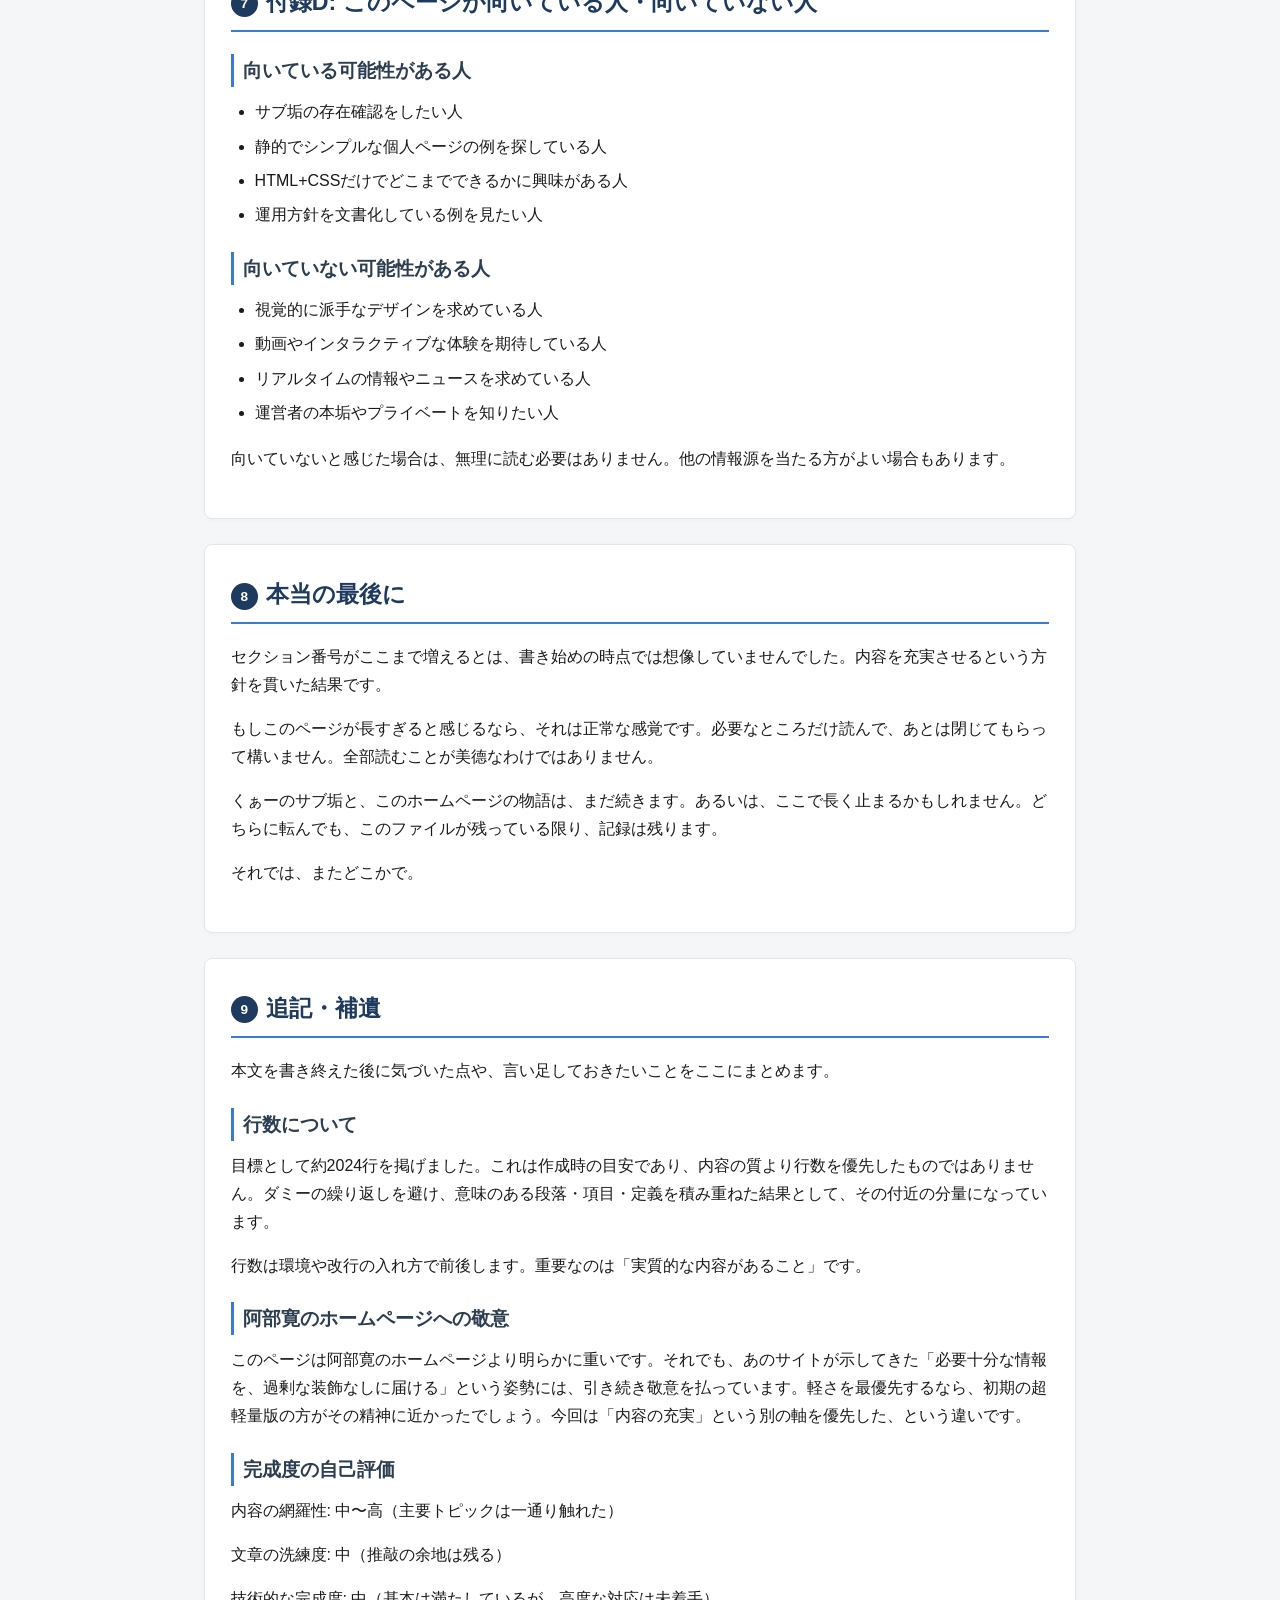
<file: appendix.html>
<!DOCTYPE html>
<html lang="ja">
<head>
<meta charset="utf-8">
<meta name="viewport" content="width=device-width,initial-scale=1">
<title>くぁー 公式ホームページ　補足 / kubobeem.tech</title>
<meta property="og:type" content="website">
<meta property="og:title" content="補足 / くぁー">
<meta property="og:description" content="くぁーの補足・あとがき。">
<meta property="og:url" content="https://kubobeem.f5.si/appendix.html">
<meta property="og:image" content="https://kuboes.ninja/og.png">
<meta property="og:image:width" content="1200">
<meta property="og:image:height" content="630">
<meta name="twitter:card" content="summary_large_image">
<meta name="twitter:title" content="補足 / くぁー">
<meta name="twitter:description" content="くぁーの補足・あとがき。">
<meta name="twitter:image" content="https://kuboes.ninja/og.png">
<link rel="stylesheet" href="style.css?v=4">
</head>
<body>

<header id="top">
<h1>くぁー</h1>
<p class="subtitle">追加の詳細・用語集・あとがき</p>
<p class="version">Version 3.1 / 2026-11-04</p>
</header>

<nav>
<a href="index.html">トップ</a>
<a href="links.html" style="background:linear-gradient(135deg,#2c5aa0,#3a7bd5);color:#fff;font-weight:700">相互リンク</a>
<a href="https://kubobeem.tech/">ブログ</a>
</nav>

<h3>このページの目次</h3>
<ul class="toc">
<li><a href="#extended-more">追加の詳細と考察</a></li>
<li><a href="#extended-final-details">詳細補足と回顧</a></li>
<li><a href="#glossary-extended">用語集と補足説明</a></li>
<li><a href="#closing-extended">結びに代えて — 長文の先にあるもの</a></li>
<li><a href="#appendix-b">付録B: チェックリスト</a></li>
<li><a href="#appendix-c">付録C: 変更が必要になったときの手順（自分用）</a></li>
<li><a href="#appendix-d">付録D: このページが向いている人・向いていない人</a></li>
<li><a href="#very-end">本当の最後に</a></li>
<li><a href="#postscript">追記・補遺</a></li>
<li><a href="#colophon">奥付に相当する情報</a></li>
<li><a href="#afterword">あとがき</a></li>
<li><a href="#end-note">終了宣言</a></li>
</ul>

<section id="extended-more">

<h2><span class="section-num">1</span>追加の詳細と考察</h2>

<h3>Q33. ページのバックアップはどうしていますか？</h3>

<p>A. ローカルにファイルのコピーを残しています。クラウドへの自動同期は必須とはしていません。</p>

<h3>Q34. ブラウザの互換性で問題が出た場合は？</h3>

<p>A. 主要なモダンブラウザでの表示を優先しています。極端に古いブラウザでの表示崩れについては、対応優先度を下げています。</p>

<h3>Q35. CSSのベンダープレフィックスは使っていますか？</h3>

<p>A. 必要最小限に留めています。現行の主要ブラウザで問題になりにくいプロパティを中心に使用しています。</p>

<h3>Q36. セマンティックなタグはどこまで使っていますか？</h3>

<p>A. header, nav, section, footer, 見出し要素を中心に使用しています。article や aside は現時点では使っていません。</p>

<h3>Q37. ページ内検索を強化したいです</h3>

<p>A. ブラウザ標準の検索機能を前提としています。独自の検索UIはJavaScriptが必要になるため採用していません。</p>

<h3>Q38. 国際化（i18n）の予定は？</h3>

<p>A. 現時点ではありません。日本語のみで運用します。</p>

<h3>Q39. ライセンスファイルはありますか？</h3>

<p>A. 独立したLICENSEファイルは用意していません。ページ内の記述を参照してください。</p>

<h3>Q40. コントリビューターは募集していますか？</h3>

<p>A. 正式な募集はしていません。指摘や提案は歓迎しますが、反映を約束するものではありません。</p>

<h3>Q41. セキュリティ上の考慮は？</h3>

<p>A. 静的ファイルのみで、ユーザー入力を受け取らないため、一般的なWebアプリケーションのような攻撃面は限定的です。ホスティング環境のセキュリティは、設置する側の責任になります。</p>

<h3>Q42. CDNを使わない理由は？</h3>

<p>A. 外部依存を減らすためです。少数のHTMLと1つのCSSで完結させています。</p>

<h3>Q43. フォントの読み込みをブロックしている環境でも大丈夫ですか？</h3>

<p>A. システムフォントにフォールバックする指定をしているため、外部フォントをブロックしても問題ありません。</p>

<h3>Q44. 印刷用のスタイルはありますか？</h3>

<p>A. 専用の @media print ルールは最小限です。今後追加する可能性はあります。</p>

<h3>Q45. ページの読み込み速度を測定したことはありますか？</h3>

<p>A. 厳密なベンチマークは取っていません。テキストとCSSのみのため、一般的な環境では十分速いと想定しています。</p>

<h3>Q46. アクセシビリティスコアを計測したことはありますか？</h3>

<p>A. 自動ツールでの正式な計測は行っていません。構造とコントラストを意識した実装に留めています。</p>

<h3>Q47. このページをiframeで埋め込んでもいいですか？</h3>

<p>A. 技術的には可能ですが、推奨はしません。直接アクセスする形を想定しています。</p>

<h3>Q48. RSSやAtomフィードはありますか？</h3>

<p>A. ありません。静的な単一ページのため、フィードの必要性は低いと判断しています。</p>

<h3>Q49. 変更通知の仕組みはありますか？</h3>

<p>A. ありません。更新を知りたい場合は、時々ページを確認するか、X上の動向を見てください。</p>

<h3>Q50. ページの一部をAPIのように使いたいです</h3>

<p>A. 構造化データとしての提供は意図していません。人間が読む文書として設計しています。</p>

<h3>Q51. スクリーンショットの転載は可能ですか？</h3>

<p>A. 個人的な利用や紹介目的であれば基本的に構いません。商用での大量利用は事前確認を推奨します。</p>

<h3>Q52. 運営者が変わった場合、このページはどうなりますか？</h3>

<p>A. 現時点では運営者の交代を想定していません。万一の場合は、そのときの判断によります。</p>

<h3>テキストコミュニケーションの利点再考</h3>

<p>テキストは非同期であり、相手の時間を直接奪いにくい。録音や録画と違い、後から検索・引用・修正がしやすい。感情のニュアンスは伝わりにくい面もあるが、その分、冷静に内容を吟味しやすい。くぁーはこれらの特性を踏まえた上で、テキストを主戦場としています。</p>

<h3>「読まれない」ことを前提にする</h3>

<p>インターネット上の文書の多くは、ほとんど読まれません。それでも書く意義はあります。書く過程で思考が整理されること、必要なときに参照できること、ごく少数の人に届くこと。それらが積み重なれば十分だと考えています。</p>

<h3>完璧なドキュメントは存在しない</h3>

<p>どれだけ注意深く書いても、誤解や抜け漏れは残ります。フィードバックを受けて直せる部分は直し、直せない部分や直す優先度の低い部分はそのまま残す。その繰り返しが、長期的な文書の品質を支えます。</p>

<h3>静的サイトの寿命</h3>

<p>動的なサービスは、運営が止まると内容にアクセスできなくなることが多い。静的なHTMLファイルは、ファイルさえ残っていれば、何年後でも同じ内容を表示できる。アーカイブ性の高さは、静的サイトの大きな利点です。</p>

<h3>ミニマリズムと必要十分な情報</h3>

<p>ミニマリズムは「何もない」ことではありません。必要十分な要素だけを残すことです。このページでは、サブ垢の説明に必要だと判断した情報を残し、不要だと判断した装飾や機能を削っています。</p>

<h3>更新しない勇気</h3>

<p>ウェブの世界では「常に新しいこと」が重視されがちです。しかし、一度書いた内容が長期間変わらないことにも価値があります。方針が変わっていないなら、無理に更新する必要はありません。</p>

<h3>一人で完結する運用の限界と利点</h3>

<p>チームで運用すれば、レビューや分担が可能になります。一方で、調整コストや意見の対立も生じます。現状の規模では、一人で完結する方が意思決定が速く、方針の一貫性も保ちやすいと判断しています。</p>

<h3>読者を想定しすぎない</h3>

<p>特定の読者層を過剰に想定すると、文章が迎合的になったり、逆に排他的になったりします。くぁーは「興味を持った人が読めばよい」程度の想定に留め、過度なターゲティングを避けています。</p>

<p>このホームページを作成する過程で、改めて「情報を残す」ということの意味を考えました。ポストは流れていきます。タイムラインは常に新しい情報で上書きされます。その中で、意図的に動かない文書を一つ置いておくことは、流れに対する小さな抵抗のようにも感じられます。</p>

<p>抵抗という言葉が大げさであれば、「定点観測のための標識」と言い換えてもよいでしょう。ここを見れば、少なくともこの時点での運用方針や考え方の一端が分かる。それだけの役割です。</p>

<p>サブ垢という存在自体が、本流から少し外れた場所に身を置く選択です。このページもまた、メインストリームのウェブデザインやコンテンツ戦略から外れた場所にあります。外れていること自体を、否定的にも肯定的にも捉えすぎないようにしています。</p>

<p>単に「違う」だけです。軽いか重いか、短いか長いか、動的か静的か。それぞれの選択に、それぞれの理由があります。くぁーの場合は、現時点でこの形が最もしっくりきた、というだけのことです。</p>

<p>将来、考えが変わるかもしれません。そのときは、このページも変わるか、あるいは別の形に移行するでしょう。変化を拒否しているわけではありません。現時点のスナップショットを、丁寧に残しているだけです。</p>

<p>読んでくれた人の中には、「こんなに書く必要があったのか」と感じる人もいるかもしれません。確かに、最小限の情報だけを載せた方が、阿部寛のホームページに近い精神性を保てたかもしれません。</p>

<p>しかし、依頼の内容が「しっかり書け」「内容を増やせ」であった以上、その要望に応える形を選びました。要望がなければ、もっと短いバージョンのまま公開していた可能性が高いです。</p>

<p>要望に応えることと、自分の方針を曲げすぎないことのバランスは、常に難しい課題です。今回は、ダミーで水増ししないという線を守りつつ、実質的な文章で分量を増やすという方法を取りました。</p>

<p>結果として、プロフィールから技術仕様、FAQ、運用の細則まで、一通りの論点が揃った文書になっています。今後、誰かが似たような個人ページを作る際の、一つの参考例になればそれで十分です。</p>

<p>最後に、このページが「完成」したわけではないことを再度強調しておきます。完成を目指していないからです。現時点で公開可能な状態にあり、必要な情報が載っている。それ以上の完成度は、必要になったときに積み上げていきます。</p>

</section>

<section id="extended-final-details">

<h2><span class="section-num">2</span>詳細補足と回顧</h2>

<h3>運用の回顧（断片）</h3>

<h4>初期</h4>

<p>アカウントを開設したばかりの頃は、何を書いてよいのかもよく分からない状態でした。他の人のポストを眺め、いいねをし、時々短い感想を返す。それだけの繰り返しでした。フォロワー数を気にすることもなく、ただ存在するだけでした。</p>

<h4>慣れてきた頃</h4>

<p>ポストのテンポや、反応の付け方に少しずつ慣れてきました。ただし「慣れた」ことが必ずしも良い方向に働くとは限らず、安易な反応が増えないよう意識し始めました。</p>

<h4>二垢目を作った時期</h4>

<p>用途を分けようとして別アカウントを作成しました。実際には明確な区分けが定着せず、どちらも似たような使い方になることが多いです。それでも削除せずに残しています。</p>

<h4>ホームページを意識し始めた時期</h4>

<p>阿部寛のホームページが話題になるたびに、軽いサイトの価値を再確認していました。いつか自分もテキスト中心のページを持とう、という漠然とした思いが蓄積されていきました。</p>

<h4>実際に作り始めた時期</h4>

<p>対話形式で要望を受け取りながら、段階的にページを拡張していきました。最初の超軽量版から、機能を足し、内容を足し、現在の分量に至っています。</p>

<h3>レイアウト決定の詳細メモ</h3>

<p>最大幅を920px前後に設定したのは、行長が長くなりすぎないようにするためです。研究によれば、一行あたりの文字数が多すぎると可読性が下がるとされています。厳密な数値にこだわったわけではありませんが、おおよそその範囲に収まるよう調整しています。</p>

<p>セクションごとの余白は、情報の区切りが視覚的に分かる程度に取っています。余白が少なすぎると窮屈に感じられ、多すぎるとスクロール量が増えすぎます。その中間を狙いました。</p>

<p>カード型の強調ボックスは、重要な注意書きや基本データを目立たせるために使っています。多用しすぎると逆に効果が薄れるため、要所に限定しています。</p>

<p>テーブルは、項目と値の対応を明確にしたい場面で使用しています。リストでも表現できますが、比較や一覧性を重視する場合にテーブルを選んでいます。</p>

<h3>色の選択についての補足</h3>

<p>メインの青は、信頼感や落ち着きを連想させやすい色として選ばれがちです。くぁーの場合も、特別なブランドカラーがあったわけではなく、「長文を読むのに適した落ち着いた色」という基準で選んでいます。</p>

<p>背景の薄いグレーは、純白よりも目に優しく、かつセクションの白背景との対比でカード感を出しやすいため採用しました。</p>

<p>警告用の赤、情報用の緑、注意用の黄は、一般的なUIの慣習に従っています。独自の色体系を発明する必要はないと判断しました。</p>

<h3>タイポグラフィの補足</h3>

<p>日本語のウェブタイポグラフィでは、ゴシック体が本文に使われることが多いです。明朝体は可読性が高い場面もありますが、画面上ではゴシックの方が無難なケースが多いと感じています。</p>

<p>行間（line-height）を1.75前後にしたのは、長文を読む際の疲労を減らすためです。1.5だとやや詰まり、2.0だと間延びして感じられることがあり、その中間を選びました。</p>

<p>英数字と日本語が混在する場合の字間や高さの揃えについては、ブラウザのデフォルトに任せている部分が大きいです。細かい調整は、必要性が明確になった時点で行います。</p>

<h3>ブロック・ミュートに関する追加方針</h3>

<p>ブロックは、明確に迷惑行為があった場合や、これ以上の接触を望まない場合に使用します。理由の説明は原則として行いません。説明することで二次的なトラブルに発展するケースがあるためです。</p>

<p>ミュートは、タイムラインの快適さを保つためのより軽い手段として使います。相手に通知されないため、関係を完全に断つ必要がない場合に適しています。</p>

<p>キーワードミュートも併用することがあります。特定の話題がタイムラインを埋め尽くすのを防ぐためです。興味のない話題を強制的に見せられる義務はない、という立場です。</p>

<h3>引用リポストの詳細な考え方</h3>

<p>引用リポストは、元のポストに対する自分の視点を添える行為です。賛同・批判・補足・別角度からのコメントなど、意図は多様です。引用したからといって、元ポストの内容全体を支持しているとは限りません。</p>

<p>批判的な引用をする場合、人格攻撃や嘲笑にならないよう注意します。内容への反対意見と、人物への攻撃は区別するべきだと考えています。</p>

<p>引用せずに同じ話題で新規ポストを立てる選択もあります。文脈を共有したい場合は引用、独立した意見として述べたい場合は新規、という使い分けを意識していますが、厳密なルールではありません。</p>

<h3>DMの扱いについての詳細</h3>

<p>DMは、公開のタイムラインには適さない内容や、個人的な連絡に使われることを想定しています。ただし、以下の点に留意してください。</p>

<ul>

<li>営業・宣伝目的のDMは歓迎しません。</li>

<li>長文の一方的な送り付けは、読まれない可能性が高いです。</li>

<li>既読がついても、返信がないことは普通にあります。</li>

<li>不快感を与える内容の場合、既読無視やブロックの対象になります。</li>

</ul>

<p>「DMしてください」と書いてあっても、それは「必ず対応します」という意味ではありません。「受け付け口はある」という意味に近いです。</p>

<h3>この文書全体を通じて伝えたいこと</h3>

<p>特別なメッセージがあるわけではありません。強いて言えば、「サブ垢であっても、自分の言葉で方針を残しておくことはできる」ということです。公式な肩書きがなくても、文書を書くことはできます。完璧でなくても、現時点の考えを記録することはできます。</p>

<p>このページが、誰かの「書いてみよう」というきっかけになれば、それ以上の役割は求めていません。読んで終わりでも構いません。ブックマークして時々見に来ても構いません。忘れてしまっても構いません。</p>

<p>インターネット上の文書の運命は、書いた側が完全にコントロールできるものではありません。それでも、書いて公開する行為自体には、一定の意味があると信じています。</p>

</section>

<section id="glossary-extended">

<h2><span class="section-num">3</span>用語集と補足説明</h2>

<h3>用語集（詳細）</h3>

<dl class="def-list">

<dt>ハンドルネーム</dt>

<dd>インターネット上で使用する名前。本名とは限らない。くぁーもハンドルネームである。</dd>

<dt>タイムライン</dt>

<dd>フォローしているアカウントの投稿が時系列で流れる画面。Xにおける主要な情報源。</dd>

<dt>リプライ</dt>

<dd>他の投稿への返信。公開の場合と、会話参加者のみに見える場合がある。</dd>

<dt>リポスト（旧リツイート）</dt>

<dd>他の投稿を自分のフォロワーに再配信する行為。引用リポストと単純リポストがある。</dd>

<dt>いいね</dt>

<dd>投稿への肯定的な反応を示す機能。後から一覧で見返せる場合もある。</dd>

<dt>DM（ダイレクトメッセージ）</dt>

<dd>特定のユーザーとの非公開のメッセージ交換。</dd>

<dt>ブロック</dt>

<dd>特定のユーザーとの相互の閲覧・接触を遮断する機能。</dd>

<dt>ミュート</dt>

<dd>特定のユーザーやキーワードの投稿を、自分のタイムラインから非表示にする機能。相手には通知されない。</dd>

<dt>シャドウバン</dt>

<dd>公式には存在が否定されることもあるが、表示範囲が制限されているように見える状態を指す俗称。</dd>

<dt>凍結</dt>

<dd>サービス側によりアカウントの利用が制限・停止されること。</dd>

<dt>なりすまし</dt>

<dd>他人の名前やアイコンを使って本人であるかのように振る舞う行為。</dd>

<dt>単一ページアプリケーション（SPA）</dt>

<dd>JavaScriptで動的に画面を切り替えるウェブアプリの形式。このページはSPAではない。</dd>

<dt>サーバーサイドレンダリング（SSR）</dt>

<dd>サーバー側でHTMLを生成して返す方式。このページは事前に作られた静的HTMLを返す。</dd>

<dt>プログレッシブエンハンスメント</dt>

<dd>基本機能を最小限の技術で実現し、高度な環境では追加の体験を提供する設計思想。</dd>

<dt>グレースフルデグラデーション</dt>

<dd>高度な機能が使えない環境でも、基本的な利用が可能なように設計すること。</dd>

<dt>クリティカルCSS</dt>

<dd>初期表示に必要なCSSを優先的に読み込む手法。このページではスタイルを1ファイルにまとめているため該当しにくい。</dd>

<dt>フォールバック</dt>

<dd>本来の手段が使えない場合の代替手段。フォント指定におけるシステムフォントへのフォールバックなど。</dd>

<dt>ビューポート</dt>

<dd>ブラウザの表示領域。モバイル対応で重要な概念。</dd>

<dt>メディアクエリ</dt>

<dd>画面幅などの条件に応じてCSSを切り替える仕組み。</dd>

<dt>セレクタ</dt>

<dd>CSSでスタイルを適用する対象を指定する記法。</dd>

<dt>カスケード</dt>

<dd>CSSのスタイルが優先順位に従って適用される仕組み。</dd>

<dt>詳細度（Specificity）</dt>

<dd>どのスタイルが勝つかを決める計算。このページでは複雑な詳細度競争を避けている。</dd>

<dt>ボックスモデル</dt>

<dd>要素の幅・高さ・余白・境界線の計算モデル。</dd>

<dt>フレックスボックス</dt>

<dd>一次元のレイアウトを柔軟に組むためのCSS機能。</dd>

<dt>グリッド</dt>

<dd>二次元のレイアウトを組むためのCSS機能。</dd>

<dt>アクセシブルネーム</dt>

<dd>支援技術が要素を識別するための名前。リンクテキストなどが該当。</dd>

<dt>フォーカスインジケータ</dt>

<dd>キーボード操作時に現在位置を示す視覚的な手がかり。</dd>

<dt>コントラスト比</dt>

<dd>前景色と背景色の明るさの差。可読性に影響する。</dd>

<dt>ランドマーク</dt>

<dd>ページ内の主要な領域を示す役割。header, nav, main, footer など。</dd>

<dt>スキップリンク</dt>

<dd>繰り返しのナビゲーションを飛ばして本文へ移動するためのリンク。</dd>

</dl>

<h3>用語集を置いた理由</h3>

<p>このページを読む人の中には、ウェブ制作やSNSの用語に詳しくない人もいるかもしれません。逆に、詳しい人にとっては既知の内容も含まれます。どちらにとっても、必要に応じて参照できる辞書的なセクションとして置いています。</p>

<p>定義は厳密な学術定義ではなく、このページの文脈で理解するための説明です。より正確な定義が必要な場合は、専門の文献やMDNなどのドキュメントを参照してください。</p>

<h3>このページにおける「公式」の意味</h3>

<p>「公式ホームページ」と名乗ることもできますが、ここでは「運営者本人が作成・管理しているページ」という意味に近いです。企業の公式サイトのような、法的・契約的な拘束力を持つ情報源ではありません。</p>

<p>記載内容は参考情報であり、最終的な判断は読者自身に委ねられます。特にアカウントの真偽や、運営者の意図について、このページだけを唯一の根拠にしないでください。</p>

<h3>更新履歴を残す意義</h3>

<p>何がいつ変わったかを残しておくと、後から「以前はこうだった」と確認しやすくなります。また、変更の理由を短くでも書いておくと、方針の変遷が追いやすくなります。</p>

<p>大規模なサービスでは専用のchangelogツールやバージョン管理を使いますが、この規模ではページ内の表で十分です。</p>

<h3>小さな構成であることの実務的な利点</h3>

<ul>

<li>バックアップがディレクトリ一つで済む</li>

<li>配布が容易（メール添付やUSBでも渡せる）</li>

<li>依存関係の解決が不要</li>

<li>ビルド手順が不要</li>

<li>オフラインでも同じ内容を表示できる</li>

</ul>

<p>欠点としては、コンポーネントの再利用がしにくい、スタイルの管理がファイル内に集中する、共同編集しにくい、などが挙げられます。現状の規模では利点が上回ると判断しています。</p>

<h3>今後の課題として認識していること</h3>

<ul>

<li>印刷用スタイルの充実</li>

<li>ダークモード対応の検討</li>

<li>スキップリンクの追加</li>

<li>より詳細なアクセシビリティ対応</li>

<li>長期的なリンク切れの監視方法</li>

</ul>

<p>いずれも「必須」とまでは考えておらず、必要性が高まったタイミングで着手する想定です。</p>

<h3>読後にできること</h3>

<p>このページを読み終えた後、特に何かをする必要はありません。もし行動するとすれば、例えば次のような選択があります。</p>

<ul>

<li>アカウントをフォローする（しなくてもよい）</li>

<li>フィードバックを送る（送らなくてもよい）</li>

<li>似たページを自分で作ってみる</li>

<li>ブックマークする</li>

<li>忘れて次に進む</li>

</ul>

<p>どれを選んでも構いません。選ばないことも選択です。</p>

</section>

<section id="closing-extended">

<h2><span class="section-num">4</span>結びに代えて — 長文の先にあるもの</h2>

<p>ここまで書き進めてくると、「なぜここまで書くのか」という問いが再び頭をよぎります。答えは単純で、要望があったから、そして書くこと自体に整理の効果があったからです。</p>

<p>サブ垢のホームページに四千字を超える文書が必要かと問われれば、必要最小限という意味では「いいえ」です。しかし、方針を言語化し、技術選択の理由を残し、FAQを充実させることで、後から自分自身が読み返すときのコストは下がります。他の誰かが同じような疑問を持ったときの、先回りした回答にもなります。</p>

<p>インターネット上では、短い投稿が好まれる傾向があります。長文は敬遠されがちです。それでも、短くできない内容というものは存在します。運用方針の全体像、技術的な制約の説明、用語の定義。これらを極端に圧縮すると、かえって誤解を招くことがあります。</p>

<p>このページは、その「短くできない部分」を、あえて丁寧に書いた結果です。すべてを読む必要はありません。目次的なナビゲーションから、必要な箇所だけを拾い読みしてください。それが想定されている使い方です。</p>

<h3>書いた側の変化</h3>

<p>文章を書き進めるうちに、自分の中であいまいだった部分が少しずつ形になっていきました。「なぜJSを使わないのか」「なぜ画像を置かないのか」「なぜサブ垢であることを明示するのか」。問いに対する答えを、自分の言葉で置く作業は、思った以上に時間と集中を要します。</p>

<p>その作業の副産物として、この分量のページが生まれました。最初から2024行を書く計画があったわけではありません。内容を積み重ねた結果として、その付近の分量になった、というのが正確です。</p>

<h3>読んでくれた人へ</h3>

<p>最後まで、あるいは必要な部分だけでも読んでくれたことに感謝します。特別な行動を求めません。フォローも、いいねも、拡散も、必須ではありません。存在を知ってもらえただけでも、このページの役割の一端は果たせています。</p>

<p>もし何か感じたことや、指摘したいことがあれば、Xのアカウントを通じて伝えてもらえると嬉しいです。ただし、返信を約束できるわけではないことだけは、重ねてお伝えしておきます。</p>

<h3>これからも</h3>

<p>このページは、完成した記念碑ではありません。現時点の記録です。明日には考えが変わるかもしれません。来月には別の関心事で忙しくなり、更新が止まるかもしれません。それでも、ファイルとして残っている限り、この時点の言葉は参照可能です。</p>

<p>流れやすい情報が多い世界だからこそ、意図的に流れにくくした文書を一つ持っておく。その小さな実践が、このホームページです。</p>

<p>長い文書にお付き合いいただき、ありがとうございました。</p>

<div class="card card-info">

<strong>文書情報</strong><br>

作成・最終更新: 2026年7月27日<br>

形式: HTML 7ページ + CSS 1ファイル<br>

JavaScript: 不使用<br>

画像: 不使用<br>

ダミーテキスト: 不使用<br>

方針: 実質的な内容で分量を確保

</div>

</section>

<section id="appendix-b">

<h2><span class="section-num">5</span>付録B: チェックリスト</h2>

<p>このページを公開前に確認した（あるいは確認すべき）項目のリストです。今後の更新時にも使えるよう、残しておきます。</p>

<h3>内容面</h3>

<ul>

<li>アカウントのURLが正しいか</li>

<li>古い情報が残っていないか</li>

<li>事実と意見の区別が付いているか</li>

<li>個人を特定できる情報が混入していないか</li>

<li>免責や注意書きが適切に置かれているか</li>

</ul>

<h3>技術面</h3>

<ul>

<li>HTMLがおおむね妥当か（閉じタグの対応など）</li>

<li>主要な見出し階層が論理的か</li>

<li>リンク切れがないか</li>

<li>モバイル幅でレイアウトが大きく崩れないか</li>

<li>色のコントラストが極端に低くないか</li>

</ul>

<h3>方針面</h3>

<ul>

<li>サブ垢であることが明示されているか</li>

<li>義務を負いすぎる表現になっていないか</li>

<li>過度な約束をしていないか</li>

</ul>

</section>

<section id="appendix-c">

<h2><span class="section-num">6</span>付録C: 変更が必要になったときの手順（自分用）</h2>

<p>将来の自分へのメモです。</p>

<ol>

<li>ローカルにファイルのコピーを取る</li>

<li>変更内容を決める（何を直す／足す／消すか）</li>

<li>該当セクションを編集する</li>

<li>更新履歴に一行追加する</li>

<li>ヘッダーのバージョンや日付を必要に応じて更新する</li>

<li>ブラウザで表示を確認する</li>

<li>問題なければ公開用の場所に反映する</li>

</ol>

<p>大規模な書き換えになる場合は、別ファイルで試作してから統合する方が安全です。</p>

</section>

<section id="appendix-d">

<h2><span class="section-num">7</span>付録D: このページが向いている人・向いていない人</h2>

<h3>向いている可能性がある人</h3>

<ul>

<li>サブ垢の存在確認をしたい人</li>

<li>静的でシンプルな個人ページの例を探している人</li>

<li>HTML+CSSだけでどこまでできるかに興味がある人</li>

<li>運用方針を文書化している例を見たい人</li>

</ul>

<h3>向いていない可能性がある人</h3>

<ul>

<li>視覚的に派手なデザインを求めている人</li>

<li>動画やインタラクティブな体験を期待している人</li>

<li>リアルタイムの情報やニュースを求めている人</li>

<li>運営者の本垢やプライベートを知りたい人</li>

</ul>

<p>向いていないと感じた場合は、無理に読む必要はありません。他の情報源を当たる方がよい場合もあります。</p>

</section>

<section id="very-end">

<h2><span class="section-num">8</span>本当の最後に</h2>

<p>セクション番号がここまで増えるとは、書き始めの時点では想像していませんでした。内容を充実させるという方針を貫いた結果です。</p>

<p>もしこのページが長すぎると感じるなら、それは正常な感覚です。必要なところだけ読んで、あとは閉じてもらって構いません。全部読むことが美德なわけではありません。</p>

<p>くぁーのサブ垢と、このホームページの物語は、まだ続きます。あるいは、ここで長く止まるかもしれません。どちらに転んでも、このファイルが残っている限り、記録は残ります。</p>

<p>それでは、またどこかで。</p>

</section>

<section id="postscript">

<h2><span class="section-num">9</span>追記・補遺</h2>

<p>本文を書き終えた後に気づいた点や、言い足しておきたいことをここにまとめます。</p>

<h3>行数について</h3>

<p>目標として約2024行を掲げました。これは作成時の目安であり、内容の質より行数を優先したものではありません。ダミーの繰り返しを避け、意味のある段落・項目・定義を積み重ねた結果として、その付近の分量になっています。</p>

<p>行数は環境や改行の入れ方で前後します。重要なのは「実質的な内容があること」です。</p>

<h3>阿部寛のホームページへの敬意</h3>

<p>このページは阿部寛のホームページより明らかに重いです。それでも、あのサイトが示してきた「必要十分な情報を、過剰な装飾なしに届ける」という姿勢には、引き続き敬意を払っています。軽さを最優先するなら、初期の超軽量版の方がその精神に近かったでしょう。今回は「内容の充実」という別の軸を優先した、という違いです。</p>

<h3>完成度の自己評価</h3>

<p>内容の網羅性: 中〜高（主要トピックは一通り触れた）</p>

<p>文章の洗練度: 中（推敲の余地は残る）</p>

<p>技術的な完成度: 中（基本は満たしているが、高度な対応は未着手）</p>

<p>長期的な維持しやすさ: 高（単一ファイル・依存少）</p>

<h3>読み飛ばしてよい箇所の目安</h3>

<ul>

<li>既に知っている用語の定義</li>

<li>自分に関係のないFAQ項目</li>

<li>技術仕様のうち興味のない部分</li>

<li>回顧や考察のうち、長いと感じる段落</li>

</ul>

<p>すべてを均等に読む必要はありません。興味のあるところだけを拾う読み方を推奨します。</p>

<h3>このページの「寿命」について再考</h3>

<p>静的HTMLの利点は、ホストさえ確保できれば長期間同じ内容を提供できることです。一方で、リンク先のサービス（Xなど）の仕様変更や終了により、外部リンクが無効になるリスクは残ります。その点は静的であることの限界でもあります。</p>

<p>リンクが切れた場合は、更新時に修正するか、注記を付けることになります。完璧な永続性を保証するものではない、という点は理解しておいてください。</p>

<h3>最後の最後に</h3>

<p>文書を閉じるたびに「もう一言」が増えていくのは、書き手のあるあるかもしれません。ここでは本当に区切ります。</p>

<p>くぁーのホームページは、今日この時点で、ここにあります。それ以上でもそれ以下でもありません。</p>

<p>ありがとうございました。</p>

</section>

<section id="colophon">

<h2><span class="section-num">10</span>奥付に相当する情報</h2>

<table>

<thead>

<tr><th>項目</th><th>内容</th></tr>

</thead>

<tbody>

<tr><td>タイトル</td><td>くぁー ホームページ</td></tr>

<tr><td>作成者</td><td>くぁー（@qa_a_aa / @Qaa_a_a_a 運営）</td></tr>

<tr><td>作成日</td><td>2026年7月27日</td></tr>

<tr><td>最終更新</td><td>2026年7月27日</td></tr>

<tr><td>形式</td><td>HTML5 + CSS3（HTML 7ページ + CSS 1ファイル）</td></tr>

<tr><td>文字コード</td><td>UTF-8</td></tr>

<tr><td>言語</td><td>日本語</td></tr>

<tr><td>外部依存</td><td>なし（システムフォントのみ）</td></tr>

<tr><td>スクリプト</td><td>不使用</td></tr>

<tr><td>画像</td><td>不使用</td></tr>

<tr><td>解析ツール</td><td>不使用</td></tr>

<tr><td>ライセンス的扱い</td><td>ページ内の記述に従う</td></tr>

</tbody>

</table>

<p class="meta">以上で本ページの本文・付録は終了です。</p>

</section>

<section id="afterword">

<h2><span class="section-num">11</span>あとがき</h2>

<p>ページの構成上「おわりに」は既に何度か登場していますが、実際に書き終えた今の気持ちを、短いあとがきとして残します。</p>

<p>最初の依頼は「阿部寛より軽いテキストのみ」でした。そこから「機能するホームページ」「CSSを足す」「1024行」「ダミーなしで2024行・内容を増やす」と、要望が段階的に具体化していきました。その都度、方針を調整しながら書き足してきた結果が、今のこのファイルです。</p>

<p>途中で「行数を稼ぐために意味のない文章を繰り返す」という選択肢もあり得ましたが、それは取りませんでした。読んだ人の時間を奪うだけだと感じたからです。代わりに、運用方針・技術選択・FAQ・用語・回顧など、実際に参照されうる内容を厚くする道を選びました。</p>

<p>その選択が正しかったかどうかは、まだ分かりません。長すぎると感じる人もいるでしょう。逆に、もっと詳しく書いてほしかった点がある人もいるかもしれません。どちらも自然な反応です。</p>

<p>少なくとも、作成時点での運営者の考えは、この文書の中に一通り置いてあります。あとは、必要とする人が、必要な部分を読んでくれればそれで十分です。</p>

<p>サブ垢のホームページとしては、やや大袈裟な分量になったかもしれません。それでも、書いて公開したこと自体に、小さな区切りの意味はあったと感じています。</p>

<p>今後、このページがどう扱われるか、どれくらいの頻度で開かれるか、あるいはほとんど開かれないかは、コントロールできません。コントロールできるのは、今この瞬間に何を残すか、ということだけです。</p>

<p>その「今」の記録として、このあとがきを閉じます。</p>

<p>— くぁー</p>

</section>

<section id="end-note">

<h2><span class="section-num">12</span>終了宣言</h2>

<p>本ホームページの本文・付録・追記・あとがきは、ここで終了します。</p>

<p>追加のセクションをこれ以上増やす予定は、作成時点ではありません。今後の更新は、必要に応じて既存セクションの修正や、更新履歴への追記が中心になる想定です。</p>

<p>長時間の閲覧、お疲れさまでした。ページを閉じるも、トップに戻るも、アカウントを見に行くも、自由です。</p>

<p>なお、行数のカウントは環境によって数行程度前後することがあります。空白行の扱い、エディタの設定、改行コードの違いなどが影響します。目安として「約2000行前後の実質的な内容を持つ文書」と理解してもらえれば十分です。</p>

<p>このページをフォークしたり、構造を参考にしたりする場合は、くぁー固有の文言（アカウント名や個人的な回顧）をそのまま流用しないようお願いします。一般的な構成やスタイルの参考にする分には問題ありません。</p>

<p>最後に、この文書が誰かの役に立つことを願いつつ、作成作業を終えます。インターネットの片隅に、静かなテキストの塊が一つ増えただけです。それでも、無いよりは有る方がよい、と信じています。</p>

<p class="meta">EOF — End of Document</p>

</section>

<div class="pager">
<a href="notes.html"><strong>← 考察</strong><span>サブ垢論とウェブ考</span></a>
<a href="links.html"><strong>相互リンク →</strong><span>リンク素材と方針</span></a>
</div>

<footer>
<p><strong>くぁー ホームページ</strong></p>
<p>HTML + CSS only / No JavaScript / No Images / No External Fonts</p>
<p><img src="https://count.getloli.com/@kubobeem?name=kubobeem&theme=random&padding=7&offset=0&align=top&scale=1&pixelated=1&darkmode=auto" alt="カウンター" loading="lazy" decoding="async"></p>
<p>© 2026 くぁー — サブ垢の個人ページ</p>
<p class="meta">この内容は予告なく変更されることがあります。</p>
</footer>
</body>
</html>
</file>
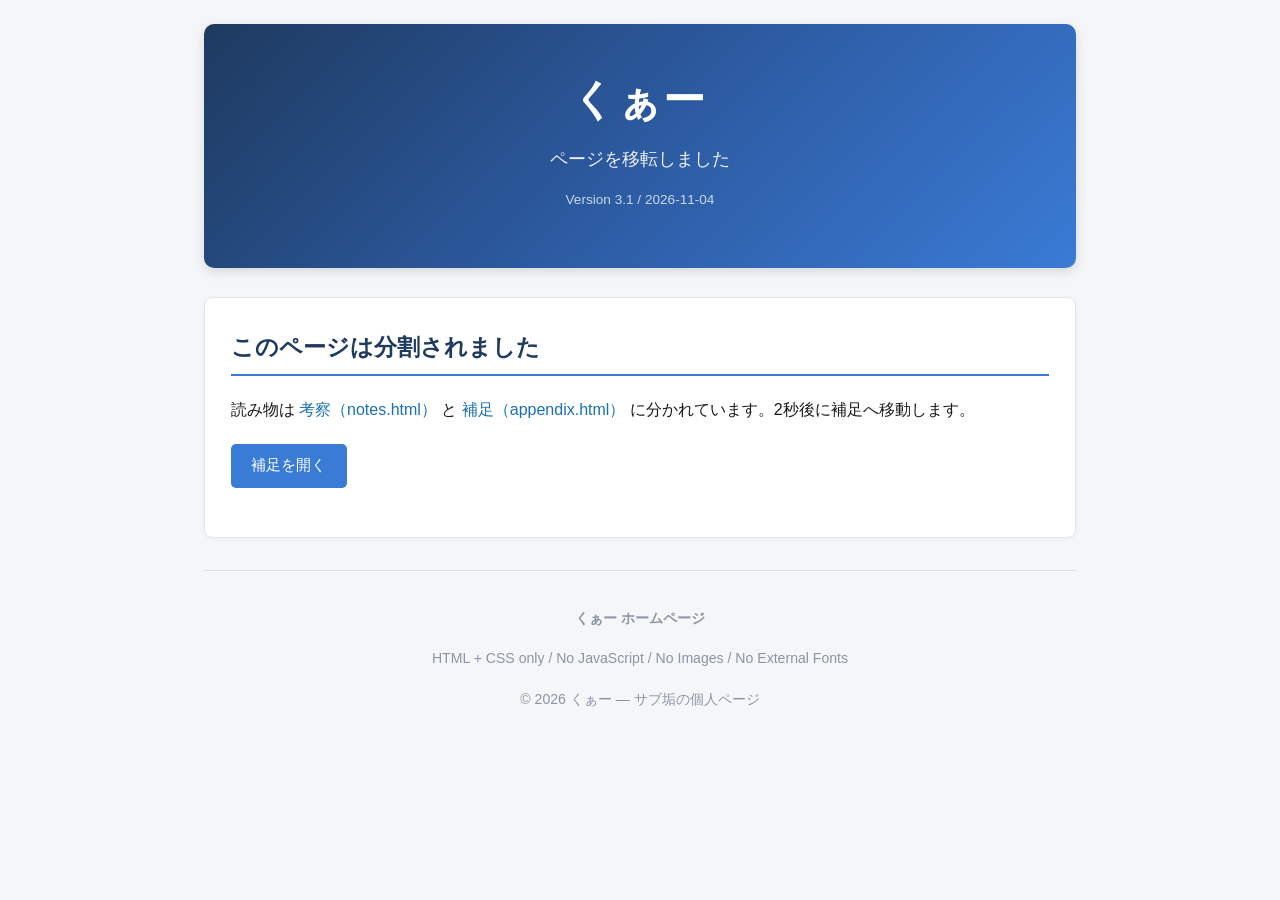
<file: essay.html>
<!DOCTYPE html>
<html lang="ja">
<head>
<meta charset="utf-8">
<meta name="viewport" content="width=device-width,initial-scale=1">
<title>移転しました / kubobeem.tech</title>
<link rel="canonical" href="appendix.html">
<meta http-equiv="refresh" content="2; url=appendix.html">
<link rel="stylesheet" href="style.css?v=4">
</head>
<body>

<header id="top">
<h1>くぁー</h1>
<p class="subtitle">ページを移転しました</p>
<p class="version">Version 3.1 / 2026-11-04</p>
</header>

<section>
<h2>このページは分割されました</h2>
<p>読み物は <a href="notes.html">考察（notes.html）</a> と <a href="appendix.html">補足（appendix.html）</a> に分かれています。2秒後に補足へ移動します。</p>
<p><a class="btn" href="appendix.html">補足を開く</a></p>
</section>

<footer>
<p><strong>くぁー ホームページ</strong></p>
<p>HTML + CSS only / No JavaScript / No Images / No External Fonts</p>
<p>© 2026 くぁー — サブ垢の個人ページ</p>
</footer>
</body>
</html>
</file>
<file: style.css>
*{margin:0;padding:0;box-sizing:border-box}
html{scroll-behavior:smooth}
body{
  font-family:"Hiragino Sans","Hiragino Kaku Gothic ProN","Noto Sans JP",Meiryo,sans-serif;
  line-height:1.75;
  color:#1a1a1a;
  background:#f5f6f8;
  max-width:920px;
  margin:0 auto;
  padding:1.5rem;
}
header{
  background:linear-gradient(135deg,#1e3a5f 0%,#2c5aa0 50%,#3a7bd5 100%);
  color:#fff;
  padding:2.5rem 2rem;
  border-radius:10px;
  margin-bottom:1.8rem;
  text-align:center;
  box-shadow:0 4px 12px rgba(0,0,0,.12);
}
header h1{
  font-size:2.6rem;
  margin-bottom:.4rem;
  letter-spacing:.06em;
  font-weight:700;
}
header .subtitle{
  font-size:1.15rem;
  opacity:.92;
  margin-bottom:.8rem;
}
header .version{
  font-size:.85rem;
  opacity:.75;
}
nav{
  background:#fff;
  border:1px solid #dde1e6;
  border-radius:8px;
  padding:1rem 1.2rem;
  margin-bottom:1.8rem;
  display:flex;
  flex-wrap:wrap;
  gap:.6rem;
  justify-content:center;
  box-shadow:0 1px 3px rgba(0,0,0,.04);
}
nav a{
  color:#1a5276;
  text-decoration:none;
  padding:.45rem .9rem;
  border-radius:5px;
  font-size:.95rem;
  transition:background .15s,color .15s;
}
nav a:hover{
  background:#e8f0fe;
  color:#0d3b66;
}
section{
  background:#fff;
  border:1px solid #e2e5ea;
  border-radius:8px;
  padding:1.8rem 1.6rem;
  margin-bottom:1.6rem;
  box-shadow:0 1px 4px rgba(0,0,0,.03);
}
h2{
  font-size:1.45rem;
  color:#1e3a5f;
  border-bottom:2.5px solid #3a7bd5;
  padding-bottom:.45rem;
  margin-bottom:1.2rem;
}
h3{
  font-size:1.18rem;
  color:#2c3e50;
  margin:1.4rem 0 .7rem;
  padding-left:.6rem;
  border-left:3px solid #3a7bd5;
}
h4{
  font-size:1.05rem;
  color:#34495e;
  margin:1.1rem 0 .5rem;
}
p{
  margin-bottom:1rem;
}
ul,ol{
  margin:0 0 1.1rem 1.5rem;
}
li{
  margin-bottom:.4rem;
}
a{
  color:#1a6fb5;
  text-decoration:none;
}
a:hover{
  color:#0d4a7a;
  text-decoration:underline;
}
.meta{
  color:#6b7280;
  font-size:.9rem;
}
.card{
  background:#f8fafc;
  border-left:4px solid #3a7bd5;
  padding:1.1rem 1.2rem;
  margin:1.1rem 0;
  border-radius:0 6px 6px 0;
}
.card-warn{
  border-left-color:#e74c3c;
  background:#fef5f5;
}
.card-info{
  border-left-color:#27ae60;
  background:#f0faf4;
}
.card-note{
  border-left-color:#f39c12;
  background:#fffbf0;
}
.grid{
  display:grid;
  grid-template-columns:repeat(auto-fit,minmax(210px,1fr));
  gap:1rem;
  margin:1.2rem 0;
}
.grid-item{
  background:#f1f5f9;
  padding:1.1rem;
  border-radius:6px;
  text-align:center;
  border:1px solid #e2e8f0;
}
.grid-item strong{
  display:block;
  font-size:1.5rem;
  color:#1a6fb5;
  margin-bottom:.3rem;
}
footer{
  text-align:center;
  padding:2.2rem 0 1rem;
  color:#8b95a5;
  font-size:.88rem;
  border-top:1px solid #dde1e6;
  margin-top:2rem;
}
.tag{
  display:inline-block;
  background:#3a7bd5;
  color:#fff;
  padding:.18rem .55rem;
  border-radius:4px;
  font-size:.78rem;
  margin:.15rem .2rem .15rem 0;
}
.progress{
  background:#e8eef5;
  border-radius:5px;
  height:14px;
  margin:.4rem 0 1.1rem;
  overflow:hidden;
}
.progress-bar{
  background:linear-gradient(90deg,#3a7bd5,#5b9bd5);
  height:100%;
  border-radius:5px;
}
table{
  width:100%;
  border-collapse:collapse;
  margin:1.1rem 0;
  font-size:.93rem;
}
th,td{
  border:1px solid #dde1e6;
  padding:.65rem .8rem;
  text-align:left;
}
th{
  background:#eef2f7;
  font-weight:600;
  color:#1e3a5f;
}
tr:nth-child(even){
  background:#f8fafc;
}
blockquote{
  border-left:4px solid #a0aec0;
  padding:.8rem 0 .8rem 1.2rem;
  margin:1.2rem 0;
  color:#4a5568;
  background:#f7fafc;
  border-radius:0 4px 4px 0;
}
.badge{
  display:inline-block;
  background:#e74c3c;
  color:#fff;
  font-size:.72rem;
  padding:.12rem .45rem;
  border-radius:10px;
  vertical-align:middle;
  margin-left:.3rem;
}
hr{
  border:none;
  border-top:1px solid #e8e8e8;
  margin:1.6rem 0;
}
code{
  background:#edf2f7;
  padding:.12rem .4rem;
  border-radius:3px;
  font-family:"SFMono-Regular",Consolas,monospace;
  font-size:.88em;
}
pre{
  background:#1e293b;
  color:#e2e8f0;
  padding:1.1rem 1.2rem;
  border-radius:6px;
  overflow-x:auto;
  font-size:.85rem;
  margin:1.1rem 0;
  line-height:1.55;
}
.timeline{
  border-left:3px solid #3a7bd5;
  padding-left:1.4rem;
  margin:1.2rem 0;
}
.timeline-item{
  position:relative;
  margin-bottom:1.4rem;
  padding-bottom:.3rem;
}
.timeline-item::before{
  content:"";
  position:absolute;
  left:-1.62rem;
  top:.45rem;
  width:11px;
  height:11px;
  background:#3a7bd5;
  border-radius:50%;
  border:2px solid #fff;
  box-shadow:0 0 0 2px #3a7bd5;
}
.btn{
  display:inline-block;
  background:#3a7bd5;
  color:#fff !important;
  padding:.55rem 1.3rem;
  border-radius:5px;
  text-decoration:none !important;
  margin:.25rem .3rem .25rem 0;
  transition:background .15s;
  font-size:.95rem;
}
.btn:hover{
  background:#2c5aa0;
}
.btn-secondary{
  background:#64748b;
}
.btn-secondary:hover{
  background:#475569;
}
.btn-outline{
  background:transparent;
  color:#3a7bd5 !important;
  border:1.5px solid #3a7bd5;
}
.btn-outline:hover{
  background:#e8f0fe;
}
.two-col{
  display:grid;
  grid-template-columns:1fr 1fr;
  gap:1.2rem;
  margin:1rem 0;
}
details{margin:1.1rem 0}
details summary{cursor:pointer;color:#1a6fb5;font-weight:600}
details summary:hover{color:#0d4a7a}
@media (max-width:640px){
  body{padding:1rem}
  header h1{font-size:1.9rem}
  nav{flex-direction:column;align-items:stretch}
  nav a{text-align:center}
  .two-col{grid-template-columns:1fr}
  .grid{grid-template-columns:1fr}
}
.list-check li::marker{content:"✓ ";color:#27ae60}
.list-cross li::marker{content:"✗ ";color:#e74c3c}
.section-num{
  display:inline-block;
  background:#1e3a5f;
  color:#fff;
  width:1.7rem;
  height:1.7rem;
  line-height:1.7rem;
  text-align:center;
  border-radius:50%;
  font-size:.85rem;
  margin-right:.5rem;
  vertical-align:middle;
}
.def-list{
  margin:1rem 0;
}
.def-list dt{
  font-weight:600;
  color:#1e3a5f;
  margin-top:.8rem;
}
.def-list dd{
  margin-left:1.2rem;
  color:#4a5568;
}
.highlight{
  background:#fff3cd;
  padding:.1rem .35rem;
  border-radius:3px;
}
/* 分割ページ用 */
nav a[aria-current="page"]{
  background:#e8f0fe;
}
.pager{
  display:flex;
  flex-wrap:wrap;
  gap:1rem;
  margin:2rem 0;
}
.pager a{
  flex:1 1 240px;
  background:#fff;
  border:1px solid #dde1e6;
  border-radius:8px;
  padding:1.1rem 1.2rem;
  box-shadow:0 1px 3px rgba(0,0,0,.04);
}
.pager a:hover{
  border-color:#3a7bd5;
  background:#fff;
  text-decoration:none;
}
.pager strong{
  display:block;
  color:#1e3a5f;
  margin-bottom:.3rem;
}
.pager span{
  color:#6b7280;
  font-size:.9rem;
}
.toc{
  margin:0 0 1.4rem 1.4rem;
  font-size:.92rem;
}
.toc li{
  margin-bottom:.2rem;
}
@media print{
  nav,.pager{display:none}
}
img{
  max-width:100%;
  height:auto;
}
/* 上からだんだん出る（ちょちょちょ）: ヘッダー→各ブロックの順に。opacity と transform だけなのでずれは出ない */
@keyframes rise {
  from { opacity: 0; transform: translateY(6px); }
  to { opacity: 1; transform: translateY(0); }
}
@media (prefers-reduced-motion: no-preference) {
  body > * { animation: rise .5s both; }
  body > *:nth-child(1) { animation-delay: 0ms; }
  body > *:nth-child(2) { animation-delay: 70ms; }
  body > *:nth-child(3) { animation-delay: 140ms; }
  body > *:nth-child(4) { animation-delay: 210ms; }
  body > *:nth-child(5) { animation-delay: 280ms; }
  body > *:nth-child(6) { animation-delay: 350ms; }
  body > *:nth-child(7) { animation-delay: 420ms; }
  body > *:nth-child(8) { animation-delay: 490ms; }
  body > *:nth-child(9) { animation-delay: 560ms; }
  body > *:nth-child(10) { animation-delay: 630ms; }
  body > *:nth-child(n+11) { animation-delay: 700ms; }
}

/* ダークモード */
@view-transition{navigation:auto}
@media (prefers-color-scheme: dark){
  body{background:#14161a;color:#e6e6e6}
  nav{background:#1e2126;border-color:#333}
  nav a{color:#9ecbff}
  nav a:hover{background:#2a2f36;color:#fff}
  nav a[aria-current="page"]{background:#243447}
  section{background:#1e2126;border-color:#333}
  h2{color:#9ecbff}
  h3{color:#dbe4ee}
  h4{color:#c8d2de}
  a{color:#8ab4ff}
  a:hover{color:#bcd6ff}
  .meta{color:#9aa3af}
  .card{background:#23262c}
  .card-warn{background:#2c1f1f}
  .card-info{background:#1d2b22}
  .card-note{background:#2b2517}
  .grid-item{background:#23262c;border-color:#333}
  .grid-item strong{color:#8ab4ff}
  footer{color:#8b95a5;border-top-color:#333}
  .progress{background:#2a2f36}
  th,td{border-color:#333}
  th{background:#26292f;color:#dbe4ee}
  tr:nth-child(even){background:#23262c}
  blockquote{background:#23262c;color:#b9c0c9}
  hr{border-top-color:#333}
  code{background:#26292f}
  .timeline-item::before{border-color:#1e2126}
  .btn-outline{color:#8ab4ff !important}
  .btn-outline:hover{background:#243447}
  .def-list dt{color:#9ecbff}
  .def-list dd{color:#b9c0c9}
  .highlight{background:#4a3f10;color:#ffe9a8}
  .pager a{background:#1e2126;border-color:#333}
  .pager a:hover{border-color:#3a7bd5;background:#23262c}
  .pager strong{color:#9ecbff}
  .pager span{color:#9aa3af}
  details summary{color:#8ab4ff}
}
</file>
